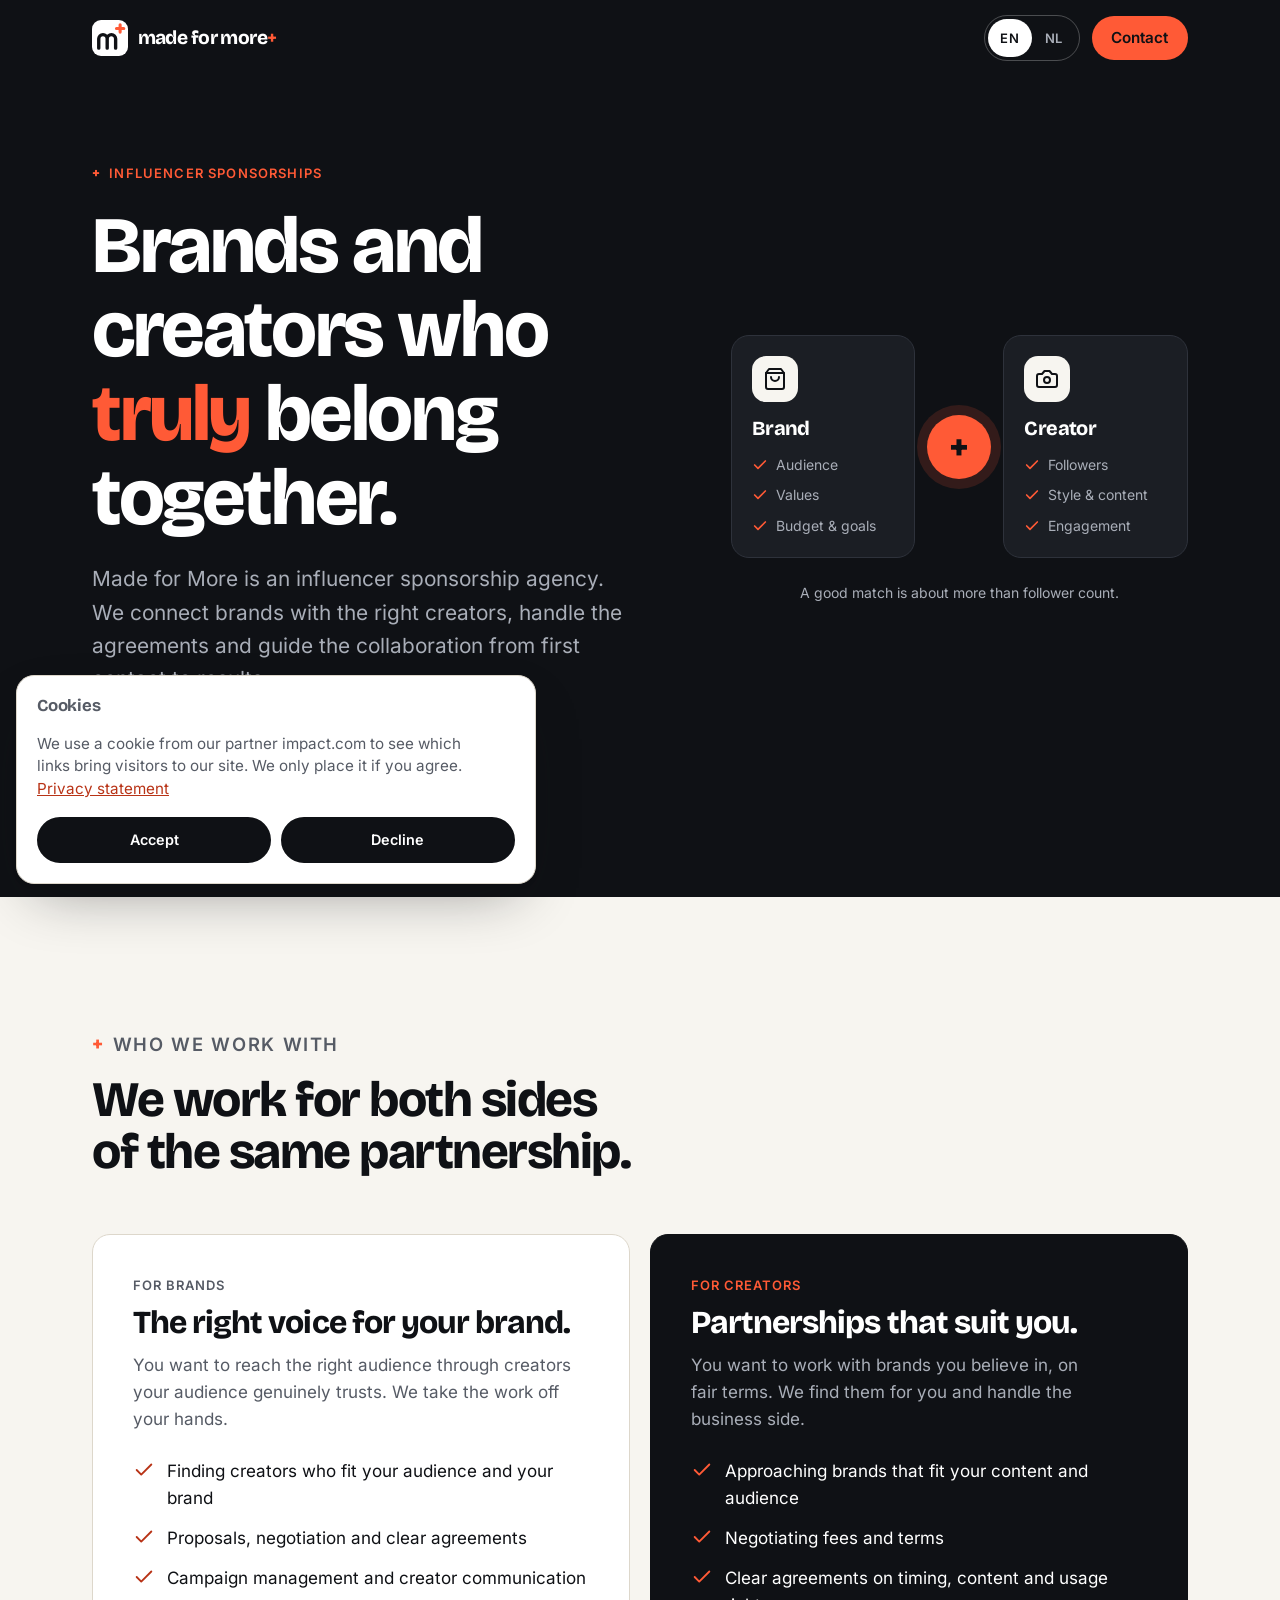
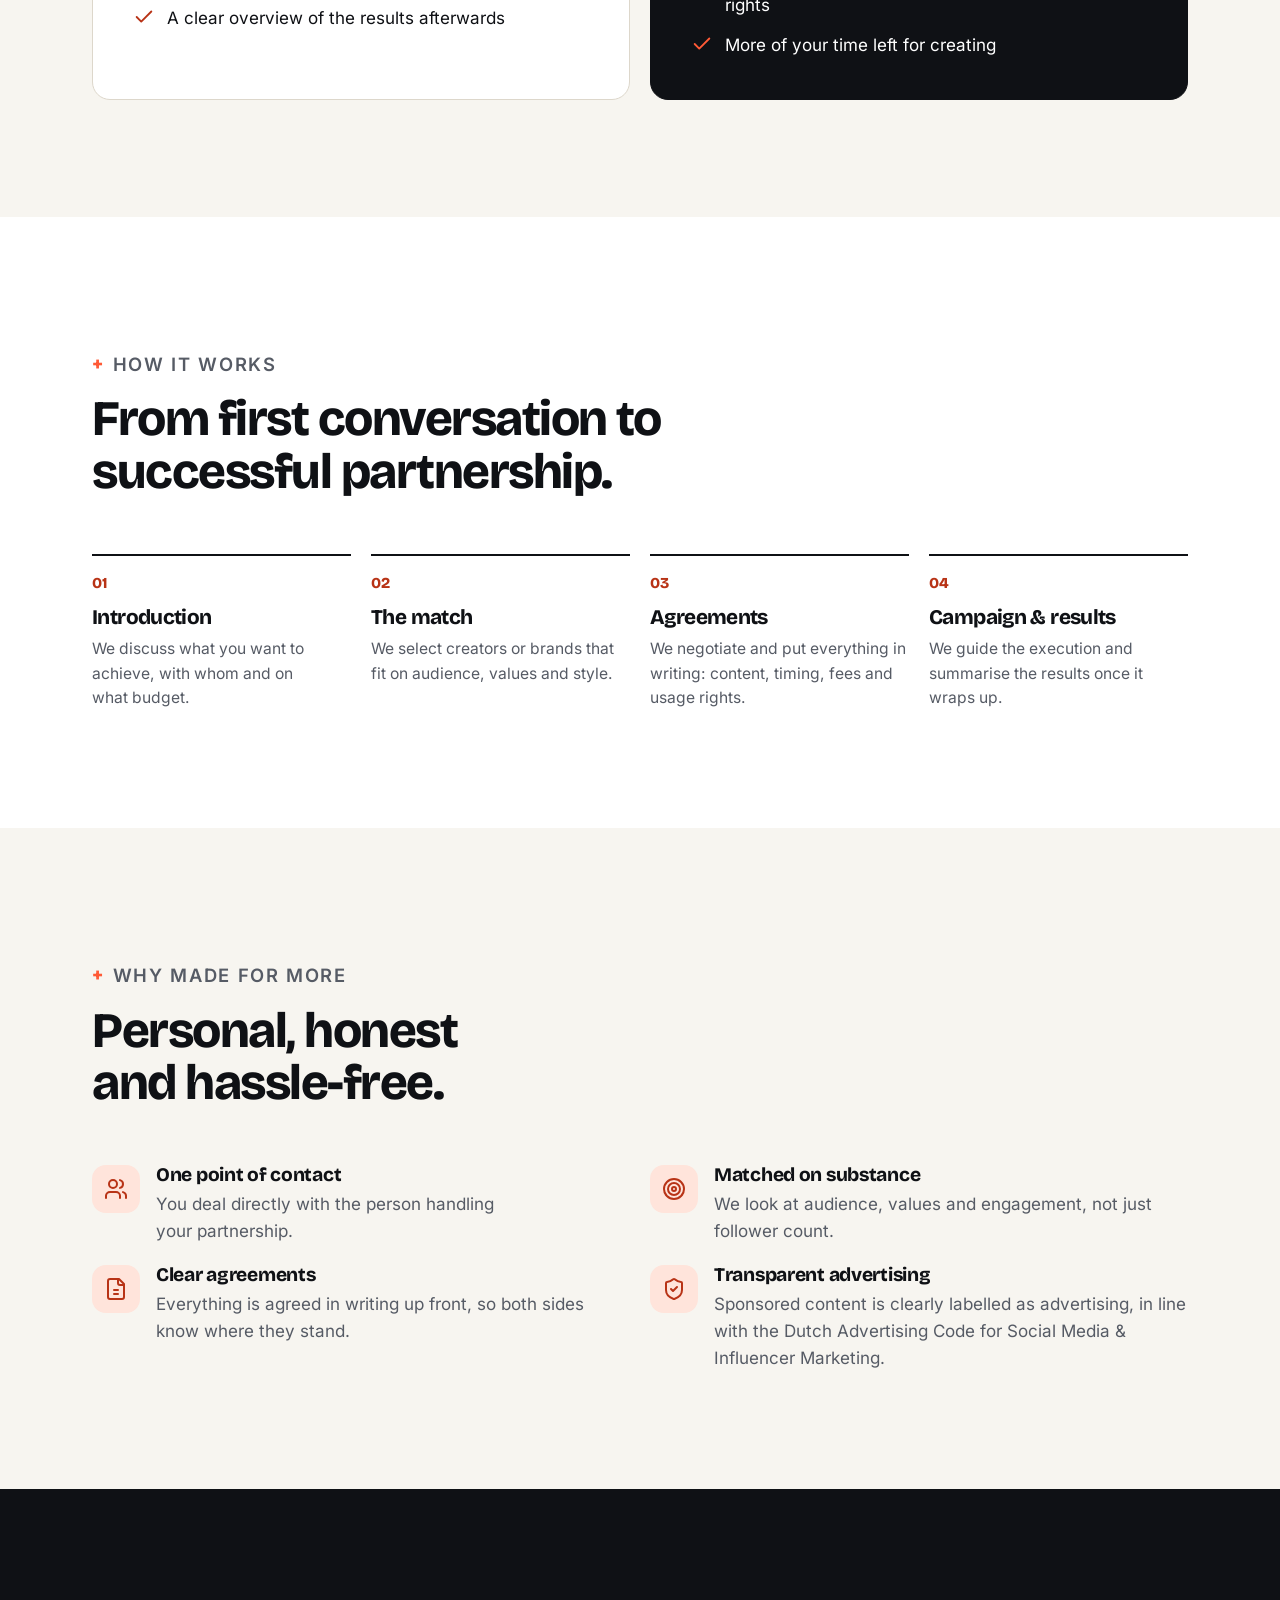
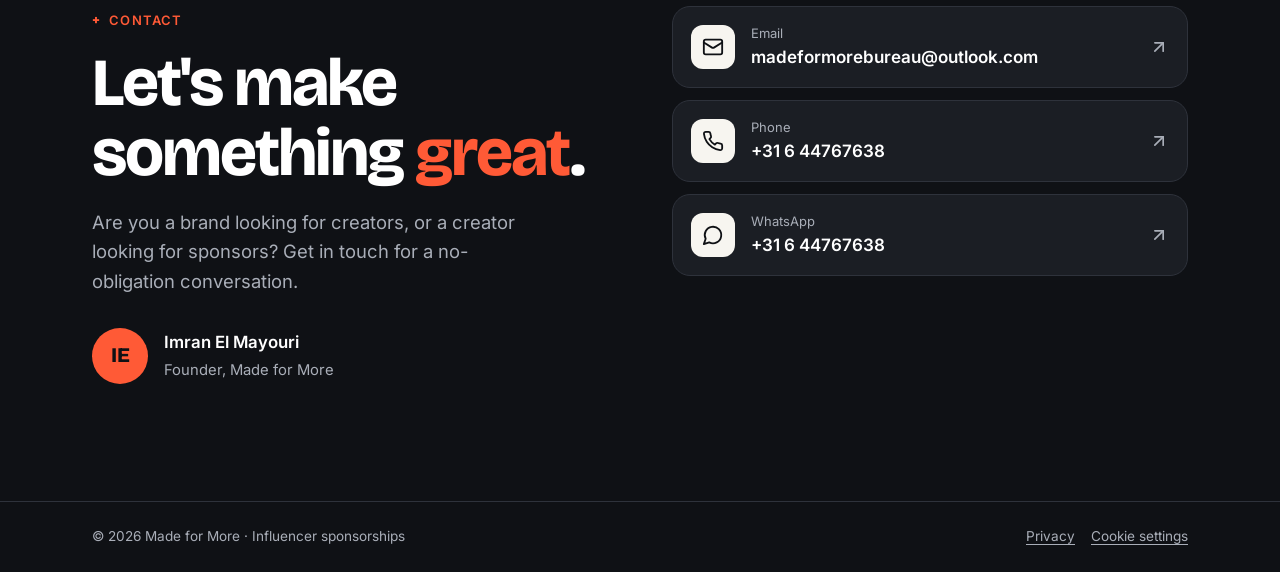
<file: made-for-more/site/index.html>
<!doctype html>
<html lang="en">
<head>
<meta charset="utf-8">
<meta name="viewport" content="width=device-width, initial-scale=1">
<title>Made for More | Influencer sponsorships for brands and creators</title>
<meta name="description" content="Made for More connects brands with creators who are a genuine fit. We find the right match, handle the agreements and guide the collaboration.">
<link rel="canonical" href="https://www.madeformore.com/">
<link rel="alternate" hreflang="en" href="https://www.madeformore.com/">
<link rel="alternate" hreflang="nl" href="https://www.madeformore.com/nl/">
<link rel="alternate" hreflang="x-default" href="https://www.madeformore.com/">
<meta name="theme-color" content="#0F1115">
<meta name='impact-site-verification' value='20eadfa2-4112-45ba-84ba-ee9b94e97a8c'>

<meta property="og:type" content="website">
<meta property="og:locale" content="en_US">
<meta property="og:locale:alternate" content="nl_NL">
<meta property="og:site_name" content="Made for More">
<meta property="og:title" content="Made for More | Influencer sponsorships">
<meta property="og:description" content="We connect brands with creators who are a genuine fit, and handle the rest.">
<meta property="og:url" content="https://www.madeformore.com/">
<meta property="og:image" content="https://www.madeformore.com/assets/img/og-image.png">
<meta property="og:image:width" content="1200">
<meta property="og:image:height" content="630">
<meta name="twitter:card" content="summary_large_image">

<link rel="icon" href="favicon.svg" type="image/svg+xml">
<link rel="icon" href="assets/img/favicon-32.png" sizes="32x32" type="image/png">
<link rel="apple-touch-icon" href="assets/img/apple-touch-icon.png">
<link rel="manifest" href="site.webmanifest">
<link rel="preload" href="assets/fonts/bricolage-grotesque-latin.woff2" as="font" type="font/woff2" crossorigin>
<link rel="preload" href="assets/fonts/inter-latin.woff2" as="font" type="font/woff2" crossorigin>
<link rel="stylesheet" href="assets/css/consent.css">

<script type="application/ld+json">
{
 "@context": "https://schema.org",
 "@graph": [
  {
   "@type": ["Organization", "ProfessionalService"],
   "@id": "https://www.madeformore.com/#organization",
   "name": "Made for More",
   "url": "https://www.madeformore.com/",
   "logo": "https://www.madeformore.com/assets/img/icon-512.png",
   "description": "Made for More is an influencer sponsorship agency. It connects brands with the right creators, handles the agreements and guides the collaboration from first contact to reporting.",
   "slogan": "Brands and creators who truly belong together.",
   "email": "madeformorebureau@outlook.com",
   "telephone": "+31644767638",
   "founder": {"@type": "Person", "name": "Imran El Mayouri", "jobTitle": "Founder"},
   "areaServed": {"@type": "Country", "name": "Netherlands"},
   "knowsAbout": ["Influencer marketing", "Sponsorships", "Creator partnerships", "Influencer marketing advertising disclosure"]
  },
  {
   "@type": "WebSite",
   "@id": "https://www.madeformore.com/#website",
   "url": "https://www.madeformore.com/",
   "name": "Made for More",
   "inLanguage": "en",
   "publisher": {"@id": "https://www.madeformore.com/#organization"}
  }
 ]
}
</script>

<style>
/* Layout: one page, dark opening with a "match" visual, then calm light sections and a large contact block. */
@font-face {
  font-family: "Bricolage Grotesque";
  font-style: normal;
  font-weight: 500 800;
  font-display: swap;
  src: url("assets/fonts/bricolage-grotesque-latin.woff2") format("woff2");
}
@font-face {
  font-family: "Inter";
  font-style: normal;
  font-weight: 400 600;
  font-display: swap;
  src: url("assets/fonts/inter-latin.woff2") format("woff2");
}
:root {
  --ink: #0f1115;
  --ink-2: #1b1e24;
  --line-dark: #2e323b;
  --paper: #f7f5f0;
  --paper-2: #efebe3;
  --white: #ffffff;
  --line: #ddd7cb;
  --muted: #565b65;
  --muted-dark: #a9aeb8;
  --accent: #ff5a36;
  --accent-ink: #b83316;
  --accent-soft: #ffe4db;

  --font-display: "Bricolage Grotesque", ui-sans-serif, system-ui, -apple-system, "Segoe UI", sans-serif;
  --font-body: "Inter", ui-sans-serif, system-ui, -apple-system, "Segoe UI", Roboto, sans-serif;

  --gutter: clamp(1rem, 0.5rem + 2.5vw, 2rem);
  --section: clamp(4rem, 2.5rem + 6vw, 7.5rem);
  --radius: 18px;
  --ease: cubic-bezier(0.22, 1, 0.36, 1);
  color-scheme: light;
}

*, *::before, *::after { box-sizing: border-box; }
html { scroll-behavior: smooth; -webkit-text-size-adjust: 100%; }
body {
  margin: 0;
  background: var(--paper);
  color: var(--ink);
  font: 400 1.0625rem/1.6 var(--font-body);
  -webkit-font-smoothing: antialiased;
}
h1, h2, h3 {
  font-family: var(--font-display);
  font-weight: 750;
  letter-spacing: -0.03em;
  line-height: 1.05;
  margin: 0;
  text-wrap: balance;
}
p { margin: 0; text-wrap: pretty; }
a { color: inherit; }
svg { display: block; }
:focus-visible { outline: 3px solid var(--accent); outline-offset: 3px; border-radius: 6px; }
::selection { background: var(--accent); color: var(--ink); }

.wrap { width: 100%; max-width: 1160px; margin-inline: auto; padding-inline: var(--gutter); }

.eyebrow {
  display: inline-flex;
  align-items: center;
  gap: 0.5rem;
  font-size: 0.8125rem;
  font-weight: 600;
  letter-spacing: 0.09em;
  text-transform: uppercase;
  color: var(--accent-ink);
}
.eyebrow::before { content: "+"; font: 800 1.15em/1 var(--font-display); color: var(--accent); }
.dark .eyebrow { color: var(--accent); }

.btn {
  display: inline-flex;
  align-items: center;
  gap: 0.5rem;
  min-height: 50px;
  padding: 0.8rem 1.5rem;
  border-radius: 999px;
  border: 2px solid transparent;
  font: 600 0.95rem/1.2 var(--font-body);
  text-decoration: none;
  cursor: pointer;
  transition: transform 200ms var(--ease), background-color 200ms var(--ease), color 200ms var(--ease), border-color 200ms var(--ease);
}
.btn:hover { transform: translateY(-2px); }
.btn svg { width: 18px; height: 18px; }
.btn--accent { background: var(--accent); color: var(--ink); }
.btn--accent:hover { background: #ff7350; }
.btn--line { border-color: rgb(255 255 255 / 0.35); color: var(--white); }
.btn--line:hover { background: var(--white); color: var(--ink); border-color: var(--white); }
.btn--ink { background: var(--ink); color: var(--white); }

/* Header */
.top {
  position: absolute;
  inset: 0 0 auto 0;
  z-index: 10;
  padding-top: env(safe-area-inset-top, 0px);
}
.top .wrap { display: flex; align-items: center; justify-content: space-between; height: 76px; }
.brand {
  display: inline-flex;
  align-items: center;
  gap: 0.6rem;
  color: var(--white);
  text-decoration: none;
  font: 750 1.2rem/1 var(--font-display);
  letter-spacing: -0.03em;
}
.brand svg { width: 36px; height: 36px; }
.brand b { color: var(--accent); font-weight: 750; }
.top .btn { min-height: 44px; padding: 0.55rem 1.1rem; }
.top__actions { display: flex; align-items: center; gap: 0.75rem; }
.lang {
  display: inline-flex;
  padding: 3px;
  border: 1px solid rgb(255 255 255 / 0.25);
  border-radius: 999px;
}
.lang a {
  display: grid;
  place-items: center;
  min-width: 44px;
  min-height: 38px;
  padding: 0 0.6rem;
  border-radius: 999px;
  color: var(--muted-dark);
  font: 600 0.8125rem/1 var(--font-body);
  letter-spacing: 0.06em;
  text-decoration: none;
  transition: color 200ms var(--ease), background-color 200ms var(--ease);
}
.lang a:hover { color: var(--white); }
.lang a[aria-current="true"] { background: var(--white); color: var(--ink); }
@media (max-width: 480px) { .top .btn { display: none; } }

/* Hero */
.hero {
  background: var(--ink);
  color: var(--white);
  padding: calc(76px + clamp(3rem, 2rem + 4vw, 6rem)) 0 var(--section);
  overflow: hidden;
}
.hero__grid { display: grid; gap: clamp(3rem, 2rem + 4vw, 5rem); align-items: center; }
@media (min-width: 980px) { .hero__grid { grid-template-columns: 1.1fr 0.9fr; } }
.hero h1 { font-size: clamp(2.6rem, 1.5rem + 4.6vw, 5rem); margin: 1.1rem 0 1.4rem; }
.hero h1 em { font-style: normal; color: var(--accent); }
.hero__lead { font-size: clamp(1.1rem, 1rem + 0.4vw, 1.3rem); color: var(--muted-dark); max-width: 34rem; }
.hero__cta { display: flex; flex-wrap: wrap; gap: 0.75rem; margin-top: 2.2rem; }

/* Match visual */
.match { position: relative; display: grid; grid-template-columns: 1fr auto 1fr; align-items: center; gap: 0.75rem; }
.match__card {
  background: var(--ink-2);
  border: 1px solid var(--line-dark);
  border-radius: var(--radius);
  padding: 1.25rem;
  min-width: 0;
  align-self: stretch;
}
.match__icon {
  width: 46px; height: 46px;
  display: grid; place-items: center;
  border-radius: 14px;
  background: var(--paper);
  color: var(--ink);
  margin-bottom: 1rem;
}
.match__icon svg { width: 24px; height: 24px; }
.match__card h2 { font-size: 1.25rem; margin-bottom: 0.9rem; }
.match__list { list-style: none; margin: 0; padding: 0; display: grid; gap: 0.5rem; font-size: 0.875rem; color: var(--muted-dark); }
.match__list li { display: flex; gap: 0.5rem; align-items: center; }
.match__list svg { width: 16px; height: 16px; color: var(--accent); flex: none; }
.match__plus {
  width: 64px; height: 64px;
  border-radius: 50%;
  background: var(--accent);
  color: var(--ink);
  display: grid; place-items: center;
  font: 800 2.4rem/1 var(--font-display);
  box-shadow: 0 0 0 10px rgb(255 90 54 / 0.15);
}
.match__line {
  position: absolute;
  left: 12%; right: 12%; top: 50%;
  height: 2px;
  background: repeating-linear-gradient(90deg, var(--line-dark) 0 8px, transparent 8px 14px);
  z-index: -1;
}
.match__caption { grid-column: 1 / -1; text-align: center; font-size: 0.875rem; color: var(--muted-dark); margin-top: 0.75rem; }
@media (max-width: 520px) {
  .match { gap: 0.4rem; }
  .match__card { padding: 0.9rem; }
  .match__icon { width: 38px; height: 38px; margin-bottom: 0.7rem; }
  .match__card h2 { font-size: 1.05rem; margin-bottom: 0.6rem; }
  .match__list { font-size: 0.8125rem; }
  .match__plus { width: 40px; height: 40px; font-size: 1.6rem; box-shadow: 0 0 0 6px rgb(255 90 54 / 0.15); }
}

/* Sections */
.section { padding-block: var(--section); }
.section--white { background: var(--white); }
.head { max-width: 640px; margin-bottom: clamp(2.5rem, 2rem + 2vw, 3.5rem); }
.head h2 { font-size: clamp(2rem, 1.4rem + 2.4vw, 3.1rem); margin-top: 0.9rem; }
.head p { margin-top: 1rem; font-size: 1.15rem; color: var(--muted); }

/* For brands / for creators */
.sides { display: grid; gap: 1.25rem; }
@media (min-width: 820px) { .sides { grid-template-columns: 1fr 1fr; } }
.side {
  background: var(--white);
  border: 1px solid var(--line);
  border-radius: var(--radius);
  padding: clamp(1.5rem, 1rem + 2vw, 2.5rem);
  min-width: 0;
}
.side--ink { background: var(--ink); border-color: var(--ink); color: var(--white); }
.side__label { font-size: 0.8125rem; font-weight: 600; letter-spacing: 0.08em; text-transform: uppercase; color: var(--accent-ink); }
.side--ink .side__label { color: var(--accent); }
.side h3 { font-size: clamp(1.5rem, 1.2rem + 1vw, 2rem); margin: 0.6rem 0 0.8rem; }
.side > p { color: var(--muted); }
.side--ink > p { color: var(--muted-dark); }
.checks { list-style: none; padding: 0; margin: 1.5rem 0 0; display: grid; gap: 0.8rem; }
.checks li { display: grid; grid-template-columns: 22px 1fr; gap: 0.75rem; }
.checks svg { width: 22px; height: 22px; color: var(--accent-ink); margin-top: 1px; }
.side--ink .checks svg { color: var(--accent); }

/* How it works */
.steps { list-style: none; margin: 0; padding: 0; display: grid; gap: 1.25rem; counter-reset: s; }
@media (min-width: 640px) { .steps { grid-template-columns: repeat(2, 1fr); } }
@media (min-width: 1000px) { .steps { grid-template-columns: repeat(4, 1fr); } }
.steps li { counter-increment: s; border-top: 2px solid var(--ink); padding-top: 1.25rem; }
.steps li::before {
  content: counter(s, decimal-leading-zero);
  display: block;
  font: 800 0.95rem/1 var(--font-display);
  color: var(--accent-ink);
  margin-bottom: 1rem;
}
.steps h3 { font-size: 1.3rem; margin-bottom: 0.5rem; }
.steps p { color: var(--muted); font-size: 0.975rem; }

/* Why */
.why { display: grid; gap: 1.25rem; }
@media (min-width: 760px) { .why { grid-template-columns: repeat(2, 1fr); } }
.why__item { display: grid; grid-template-columns: 48px 1fr; gap: 1rem; align-items: start; }
.why__icon { width: 48px; height: 48px; border-radius: 14px; background: var(--accent-soft); color: var(--accent-ink); display: grid; place-items: center; }
.why__icon svg { width: 24px; height: 24px; }
.why__item h3 { font-size: 1.2rem; margin-bottom: 0.35rem; letter-spacing: -0.015em; }
.why__item p { color: var(--muted); }

/* Contact */
.contact { background: var(--ink); color: var(--white); padding-block: var(--section); }
.contact__grid { display: grid; gap: clamp(2.5rem, 2rem + 3vw, 4rem); }
@media (min-width: 940px) { .contact__grid { grid-template-columns: 1fr 1fr; align-items: start; } }
.contact h2 { font-size: clamp(2.4rem, 1.5rem + 3.6vw, 4.2rem); margin-top: 0.9rem; }
.contact h2 span { color: var(--accent); }
.contact__intro { color: var(--muted-dark); font-size: 1.15rem; margin-top: 1.2rem; max-width: 30rem; }
.person { display: flex; align-items: center; gap: 1rem; margin-top: 2rem; }
.person__avatar {
  width: 56px; height: 56px; border-radius: 50%;
  background: var(--accent); color: var(--ink);
  display: grid; place-items: center;
  font: 800 1.3rem/1 var(--font-display);
  flex: none;
}
.person strong { display: block; font-size: 1.05rem; }
.person span { color: var(--muted-dark); font-size: 0.925rem; }
.channels { list-style: none; margin: 0; padding: 0; display: grid; gap: 0.75rem; }
.channel {
  display: grid;
  grid-template-columns: 44px 1fr auto;
  align-items: center;
  gap: 1rem;
  padding: 1rem 1.15rem;
  border: 1px solid var(--line-dark);
  border-radius: var(--radius);
  background: var(--ink-2);
  text-decoration: none;
  color: var(--white);
  transition: border-color 200ms var(--ease), transform 200ms var(--ease);
  min-width: 0;
}
a.channel:hover { border-color: var(--accent); transform: translateY(-2px); }
.channel__icon { width: 44px; height: 44px; border-radius: 12px; background: var(--paper); color: var(--ink); display: grid; place-items: center; }
.channel__icon svg { width: 22px; height: 22px; }
.channel small { display: block; color: var(--muted-dark); font-size: 0.8125rem; }
.channel strong { display: block; font-weight: 600; overflow-wrap: anywhere; }
.channel__arrow { width: 20px; height: 20px; color: var(--muted-dark); }

.foot { background: var(--ink); color: var(--muted-dark); border-top: 1px solid var(--line-dark); font-size: 0.85rem; padding-block: 1.5rem calc(1.5rem + env(safe-area-inset-bottom, 0px)); }
.foot .wrap { display: flex; flex-wrap: wrap; justify-content: space-between; gap: 0.75rem; }

@media (prefers-reduced-motion: reduce) {
  html { scroll-behavior: auto; }
  *, *::before, *::after { transition-duration: 0.01ms !important; }
}
</style>
</head>
<body>

<header class="top">
  <div class="wrap">
    <a class="brand" href="#top" aria-label="Made for More, back to top">
      <svg viewBox="0 0 64 64" aria-hidden="true"><rect width="64" height="64" rx="16" fill="#FFFFFF"/><path d="M12 50V33.5a7.5 7.5 0 0 1 15 0V50M27 33.5a7.5 7.5 0 0 1 15 0V50" fill="none" stroke="#0F1115" stroke-width="6" stroke-linecap="round" stroke-linejoin="round"/><path d="M50 8.5v13M43.5 15h13" stroke="#FF5A36" stroke-width="5.5" stroke-linecap="round"/></svg>
      <span>made for more<b>+</b></span>
    </a>
    <div class="top__actions">
      <nav class="lang" aria-label="Language">
        <a href="./" hreflang="en" lang="en" aria-current="true">EN</a>
        <a href="nl/" hreflang="nl" lang="nl">NL</a>
      </nav>
      <a class="btn btn--accent" href="#contact">Contact</a>
    </div>
  </div>
</header>

<main id="top">
  <section class="hero dark" aria-labelledby="hero-title">
    <div class="wrap hero__grid">
      <div>
        <p class="eyebrow">Influencer sponsorships</p>
        <h1 id="hero-title">Brands and creators who <em>truly</em> belong together.</h1>
        <p class="hero__lead">Made for More is an influencer sponsorship agency. We connect brands with the right creators, handle the agreements and guide the collaboration from first contact to results.</p>
        <div class="hero__cta">
          <a class="btn btn--accent" href="#contact">Get in touch
            <svg viewBox="0 0 24 24" fill="none" stroke="currentColor" stroke-width="2" stroke-linecap="round" stroke-linejoin="round" aria-hidden="true"><path d="M5 12h14"/><path d="m12 5 7 7-7 7"/></svg></a>
          <a class="btn btn--line" href="#how-it-works">How it works</a>
        </div>
      </div>

      <div class="match" aria-label="A brand and a creator matched on audience, values and style">
        <span class="match__line" aria-hidden="true"></span>
        <div class="match__card">
          <div class="match__icon" aria-hidden="true"><svg viewBox="0 0 24 24" fill="none" stroke="currentColor" stroke-width="2" stroke-linecap="round" stroke-linejoin="round"><path d="M6 2 3 6v14a2 2 0 0 0 2 2h14a2 2 0 0 0 2-2V6l-3-4Z"/><path d="M3 6h18"/><path d="M16 10a4 4 0 0 1-8 0"/></svg></div>
          <h2>Brand</h2>
          <ul class="match__list">
            <li><svg viewBox="0 0 24 24" fill="none" stroke="currentColor" stroke-width="2.5" stroke-linecap="round" stroke-linejoin="round" aria-hidden="true"><path d="M20 6 9 17l-5-5"/></svg>Audience</li>
            <li><svg viewBox="0 0 24 24" fill="none" stroke="currentColor" stroke-width="2.5" stroke-linecap="round" stroke-linejoin="round" aria-hidden="true"><path d="M20 6 9 17l-5-5"/></svg>Values</li>
            <li><svg viewBox="0 0 24 24" fill="none" stroke="currentColor" stroke-width="2.5" stroke-linecap="round" stroke-linejoin="round" aria-hidden="true"><path d="M20 6 9 17l-5-5"/></svg>Budget &amp; goals</li>
          </ul>
        </div>
        <div class="match__plus" aria-hidden="true">+</div>
        <div class="match__card">
          <div class="match__icon" aria-hidden="true"><svg viewBox="0 0 24 24" fill="none" stroke="currentColor" stroke-width="2" stroke-linecap="round" stroke-linejoin="round"><path d="M14.5 4h-5L7 7H4a2 2 0 0 0-2 2v9a2 2 0 0 0 2 2h16a2 2 0 0 0 2-2V9a2 2 0 0 0-2-2h-3l-2.5-3z"/><circle cx="12" cy="13" r="3"/></svg></div>
          <h2>Creator</h2>
          <ul class="match__list">
            <li><svg viewBox="0 0 24 24" fill="none" stroke="currentColor" stroke-width="2.5" stroke-linecap="round" stroke-linejoin="round" aria-hidden="true"><path d="M20 6 9 17l-5-5"/></svg>Followers</li>
            <li><svg viewBox="0 0 24 24" fill="none" stroke="currentColor" stroke-width="2.5" stroke-linecap="round" stroke-linejoin="round" aria-hidden="true"><path d="M20 6 9 17l-5-5"/></svg>Style &amp; content</li>
            <li><svg viewBox="0 0 24 24" fill="none" stroke="currentColor" stroke-width="2.5" stroke-linecap="round" stroke-linejoin="round" aria-hidden="true"><path d="M20 6 9 17l-5-5"/></svg>Engagement</li>
          </ul>
        </div>
        <p class="match__caption">A good match is about more than follower count.</p>
      </div>
    </div>
  </section>

  <section class="section" aria-labelledby="who-title">
    <div class="wrap">
      <div class="head">
        <p class="eyebrow">Who we work with</p>
        <h2 id="who-title">We work for both sides of the same partnership.</h2>
      </div>
      <div class="sides">
        <article class="side">
          <p class="side__label">For brands</p>
          <h3>The right voice for your brand.</h3>
          <p>You want to reach the right audience through creators your audience genuinely trusts. We take the work off your hands.</p>
          <ul class="checks">
            <li><svg viewBox="0 0 24 24" fill="none" stroke="currentColor" stroke-width="2" stroke-linecap="round" stroke-linejoin="round" aria-hidden="true"><path d="M20 6 9 17l-5-5"/></svg><span>Finding creators who fit your audience and your brand</span></li>
            <li><svg viewBox="0 0 24 24" fill="none" stroke="currentColor" stroke-width="2" stroke-linecap="round" stroke-linejoin="round" aria-hidden="true"><path d="M20 6 9 17l-5-5"/></svg><span>Proposals, negotiation and clear agreements</span></li>
            <li><svg viewBox="0 0 24 24" fill="none" stroke="currentColor" stroke-width="2" stroke-linecap="round" stroke-linejoin="round" aria-hidden="true"><path d="M20 6 9 17l-5-5"/></svg><span>Campaign management and creator communication</span></li>
            <li><svg viewBox="0 0 24 24" fill="none" stroke="currentColor" stroke-width="2" stroke-linecap="round" stroke-linejoin="round" aria-hidden="true"><path d="M20 6 9 17l-5-5"/></svg><span>A clear overview of the results afterwards</span></li>
          </ul>
        </article>
        <article class="side side--ink">
          <p class="side__label">For creators</p>
          <h3>Partnerships that suit you.</h3>
          <p>You want to work with brands you believe in, on fair terms. We find them for you and handle the business side.</p>
          <ul class="checks">
            <li><svg viewBox="0 0 24 24" fill="none" stroke="currentColor" stroke-width="2" stroke-linecap="round" stroke-linejoin="round" aria-hidden="true"><path d="M20 6 9 17l-5-5"/></svg><span>Approaching brands that fit your content and audience</span></li>
            <li><svg viewBox="0 0 24 24" fill="none" stroke="currentColor" stroke-width="2" stroke-linecap="round" stroke-linejoin="round" aria-hidden="true"><path d="M20 6 9 17l-5-5"/></svg><span>Negotiating fees and terms</span></li>
            <li><svg viewBox="0 0 24 24" fill="none" stroke="currentColor" stroke-width="2" stroke-linecap="round" stroke-linejoin="round" aria-hidden="true"><path d="M20 6 9 17l-5-5"/></svg><span>Clear agreements on timing, content and usage rights</span></li>
            <li><svg viewBox="0 0 24 24" fill="none" stroke="currentColor" stroke-width="2" stroke-linecap="round" stroke-linejoin="round" aria-hidden="true"><path d="M20 6 9 17l-5-5"/></svg><span>More of your time left for creating</span></li>
          </ul>
        </article>
      </div>
    </div>
  </section>

  <section class="section section--white" id="how-it-works" aria-labelledby="how-it-works-title">
    <div class="wrap">
      <div class="head">
        <p class="eyebrow">How it works</p>
        <h2 id="how-it-works-title">From first conversation to successful partnership.</h2>
      </div>
      <ol class="steps">
        <li><h3>Introduction</h3><p>We discuss what you want to achieve, with whom and on what budget.</p></li>
        <li><h3>The match</h3><p>We select creators or brands that fit on audience, values and style.</p></li>
        <li><h3>Agreements</h3><p>We negotiate and put everything in writing: content, timing, fees and usage rights.</p></li>
        <li><h3>Campaign &amp; results</h3><p>We guide the execution and summarise the results once it wraps up.</p></li>
      </ol>
    </div>
  </section>

  <section class="section" aria-labelledby="why-title">
    <div class="wrap">
      <div class="head">
        <p class="eyebrow">Why Made for More</p>
        <h2 id="why-title">Personal, honest and hassle-free.</h2>
      </div>
      <div class="why">
        <div class="why__item">
          <div class="why__icon" aria-hidden="true"><svg viewBox="0 0 24 24" fill="none" stroke="currentColor" stroke-width="2" stroke-linecap="round" stroke-linejoin="round"><path d="M16 21v-2a4 4 0 0 0-4-4H6a4 4 0 0 0-4 4v2"/><circle cx="9" cy="7" r="4"/><path d="M22 21v-2a4 4 0 0 0-3-3.87"/><path d="M16 3.13a4 4 0 0 1 0 7.75"/></svg></div>
          <div><h3>One point of contact</h3><p>You deal directly with the person handling your partnership.</p></div>
        </div>
        <div class="why__item">
          <div class="why__icon" aria-hidden="true"><svg viewBox="0 0 24 24" fill="none" stroke="currentColor" stroke-width="2" stroke-linecap="round" stroke-linejoin="round"><circle cx="12" cy="12" r="10"/><circle cx="12" cy="12" r="6"/><circle cx="12" cy="12" r="2"/></svg></div>
          <div><h3>Matched on substance</h3><p>We look at audience, values and engagement, not just follower count.</p></div>
        </div>
        <div class="why__item">
          <div class="why__icon" aria-hidden="true"><svg viewBox="0 0 24 24" fill="none" stroke="currentColor" stroke-width="2" stroke-linecap="round" stroke-linejoin="round"><path d="M15 2H6a2 2 0 0 0-2 2v16a2 2 0 0 0 2 2h12a2 2 0 0 0 2-2V7Z"/><path d="M14 2v4a2 2 0 0 0 2 2h4"/><path d="M10 13h4"/><path d="M10 17h4"/></svg></div>
          <div><h3>Clear agreements</h3><p>Everything is agreed in writing up front, so both sides know where they stand.</p></div>
        </div>
        <div class="why__item">
          <div class="why__icon" aria-hidden="true"><svg viewBox="0 0 24 24" fill="none" stroke="currentColor" stroke-width="2" stroke-linecap="round" stroke-linejoin="round"><path d="M20 13c0 5-3.5 7.5-7.66 8.95a1 1 0 0 1-.67-.01C7.5 20.5 4 18 4 13V6a1 1 0 0 1 1-1c2 0 4.5-1.2 6.24-2.72a1.17 1.17 0 0 1 1.52 0C14.51 3.81 17 5 19 5a1 1 0 0 1 1 1z"/><path d="m9 12 2 2 4-4"/></svg></div>
          <div><h3>Transparent advertising</h3><p>Sponsored content is clearly labelled as advertising, in line with the Dutch Advertising Code for Social Media &amp; Influencer Marketing.</p></div>
        </div>
      </div>
    </div>
  </section>

  <section class="contact dark" id="contact" aria-labelledby="contact-title">
    <div class="wrap contact__grid">
      <div>
        <p class="eyebrow">Contact</p>
        <h2 id="contact-title">Let's make something <span>great</span>.</h2>
        <p class="contact__intro">Are you a brand looking for creators, or a creator looking for sponsors? Get in touch for a no-obligation conversation.</p>
        <div class="person">
          <div class="person__avatar" aria-hidden="true">IE</div>
          <div><strong>Imran El Mayouri</strong><span>Founder, Made for More</span></div>
        </div>
      </div>
      <ul class="channels">
        <li><a class="channel" href="mailto:madeformorebureau@outlook.com">
          <span class="channel__icon" aria-hidden="true"><svg viewBox="0 0 24 24" fill="none" stroke="currentColor" stroke-width="2" stroke-linecap="round" stroke-linejoin="round"><rect width="20" height="16" x="2" y="4" rx="2"/><path d="m22 7-8.97 5.7a1.94 1.94 0 0 1-2.06 0L2 7"/></svg></span>
          <span><small>Email</small><strong>madeformorebureau@outlook.com</strong></span>
          <svg class="channel__arrow" viewBox="0 0 24 24" fill="none" stroke="currentColor" stroke-width="2" stroke-linecap="round" stroke-linejoin="round" aria-hidden="true"><path d="M7 17 17 7"/><path d="M7 7h10v10"/></svg></a></li>
        <li><a class="channel" href="tel:+31644767638">
          <span class="channel__icon" aria-hidden="true"><svg viewBox="0 0 24 24" fill="none" stroke="currentColor" stroke-width="2" stroke-linecap="round" stroke-linejoin="round"><path d="M22 16.92v3a2 2 0 0 1-2.18 2 19.79 19.79 0 0 1-8.63-3.07 19.5 19.5 0 0 1-6-6 19.79 19.79 0 0 1-3.07-8.67A2 2 0 0 1 4.11 2h3a2 2 0 0 1 2 1.72 12.84 12.84 0 0 0 .7 2.81 2 2 0 0 1-.45 2.11L8.09 9.91a16 16 0 0 0 6 6l1.27-1.27a2 2 0 0 1 2.11-.45 12.84 12.84 0 0 0 2.81.7A2 2 0 0 1 22 16.92z"/></svg></span>
          <span><small>Phone</small><strong>+31 6 44767638</strong></span>
          <svg class="channel__arrow" viewBox="0 0 24 24" fill="none" stroke="currentColor" stroke-width="2" stroke-linecap="round" stroke-linejoin="round" aria-hidden="true"><path d="M7 17 17 7"/><path d="M7 7h10v10"/></svg></a></li>
        <li><a class="channel" href="https://wa.me/31644767638" target="_blank" rel="noopener">
          <span class="channel__icon" aria-hidden="true"><svg viewBox="0 0 24 24" fill="none" stroke="currentColor" stroke-width="2" stroke-linecap="round" stroke-linejoin="round"><path d="M7.9 20A9 9 0 1 0 4 16.1L2 22Z"/></svg></span>
          <span><small>WhatsApp</small><strong>+31 6 44767638</strong></span>
          <svg class="channel__arrow" viewBox="0 0 24 24" fill="none" stroke="currentColor" stroke-width="2" stroke-linecap="round" stroke-linejoin="round" aria-hidden="true"><path d="M7 17 17 7"/><path d="M7 7h10v10"/></svg></a></li>
      </ul>
    </div>
  </section>
</main>

<footer class="foot">
  <div class="wrap">
    <p>© 2026 Made for More · Influencer sponsorships</p>
    <p class="foot__links"><a href="privacy/">Privacy</a><button type="button" data-cookie-settings>Cookie settings</button></p>
  </div>
</footer>


<div class="cookie" id="cookie-banner" role="region" aria-label="Cookie consent" hidden>
  <p class="cookie__title">Cookies</p>
  <p>We use a cookie from our partner impact.com to see which links bring visitors to our site. We only place it if you agree. <a href="privacy/">Privacy statement</a></p>
  <div class="cookie__actions">
    <button class="cookie__btn" type="button" id="cookie-accept">Accept</button>
    <button class="cookie__btn" type="button" id="cookie-decline">Decline</button>
  </div>
</div>
<script src="assets/js/consent.js" defer></script>
</body>
</html>
</file>
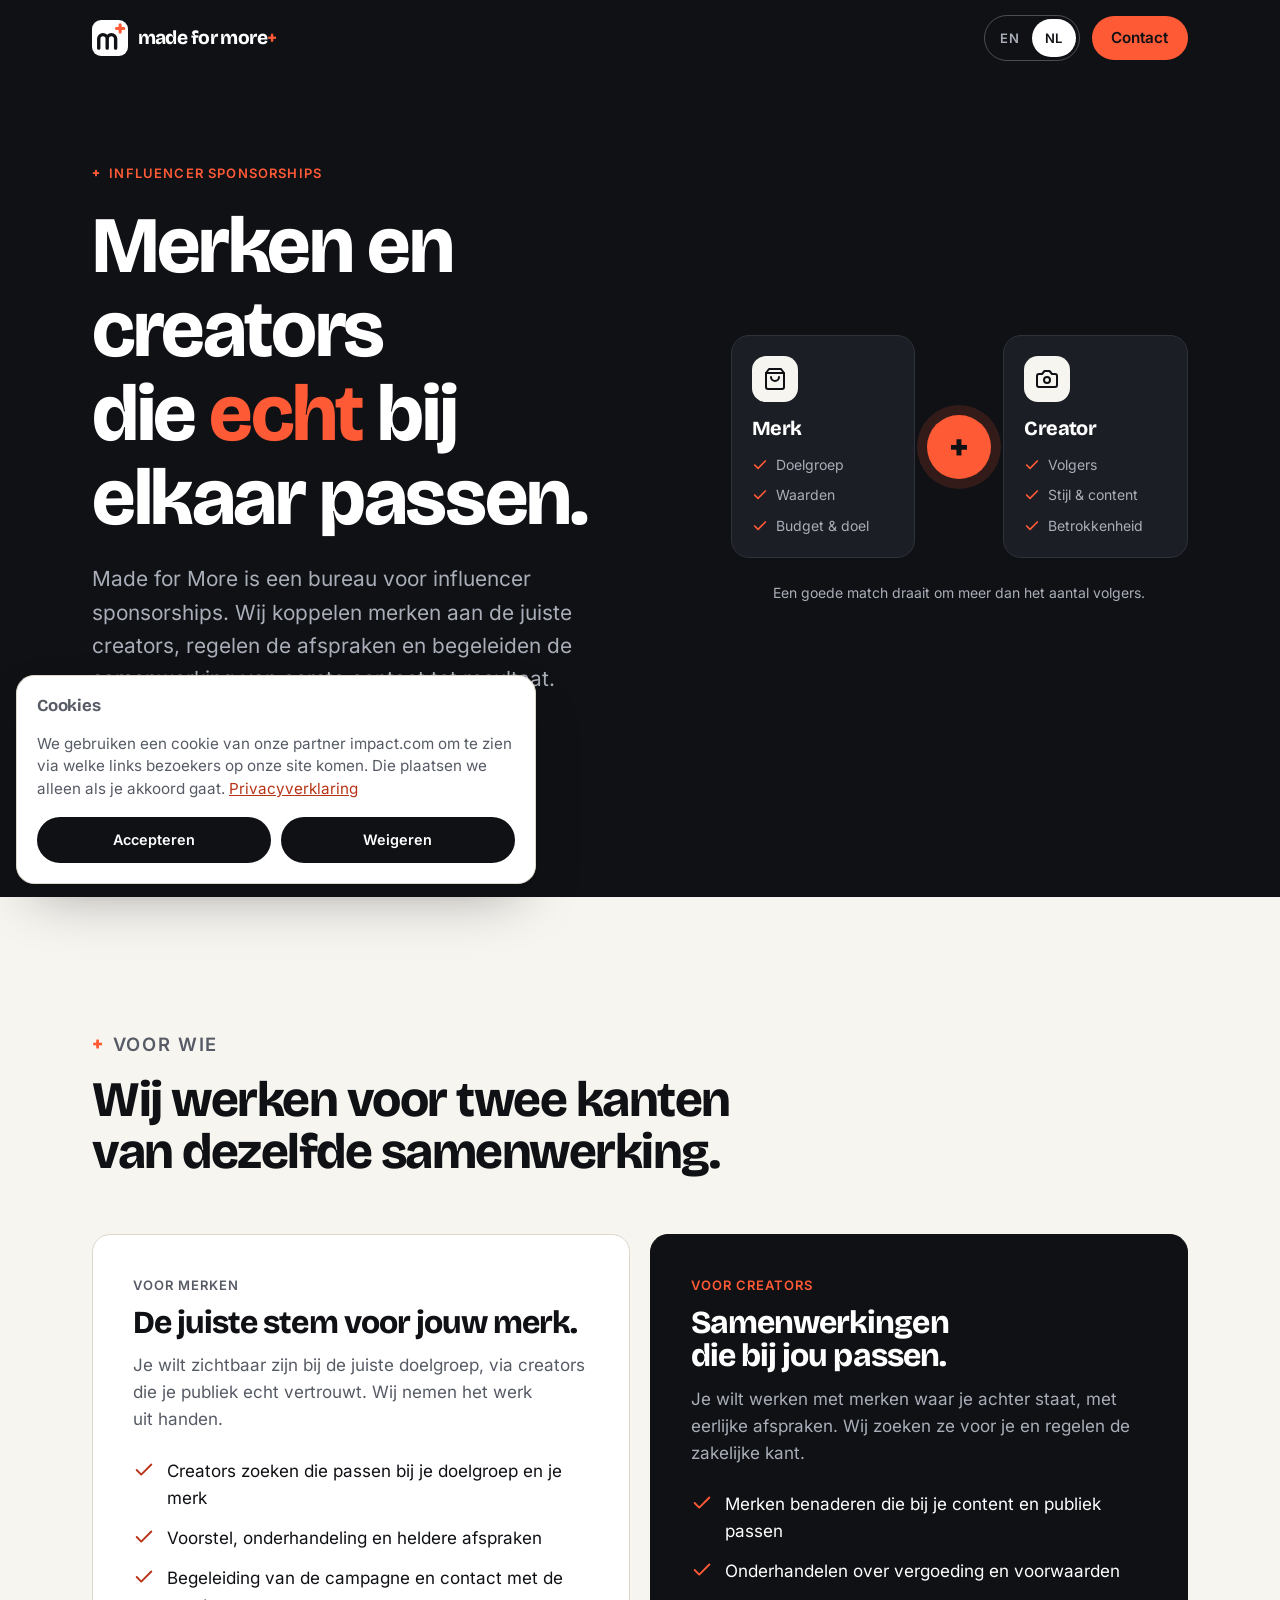
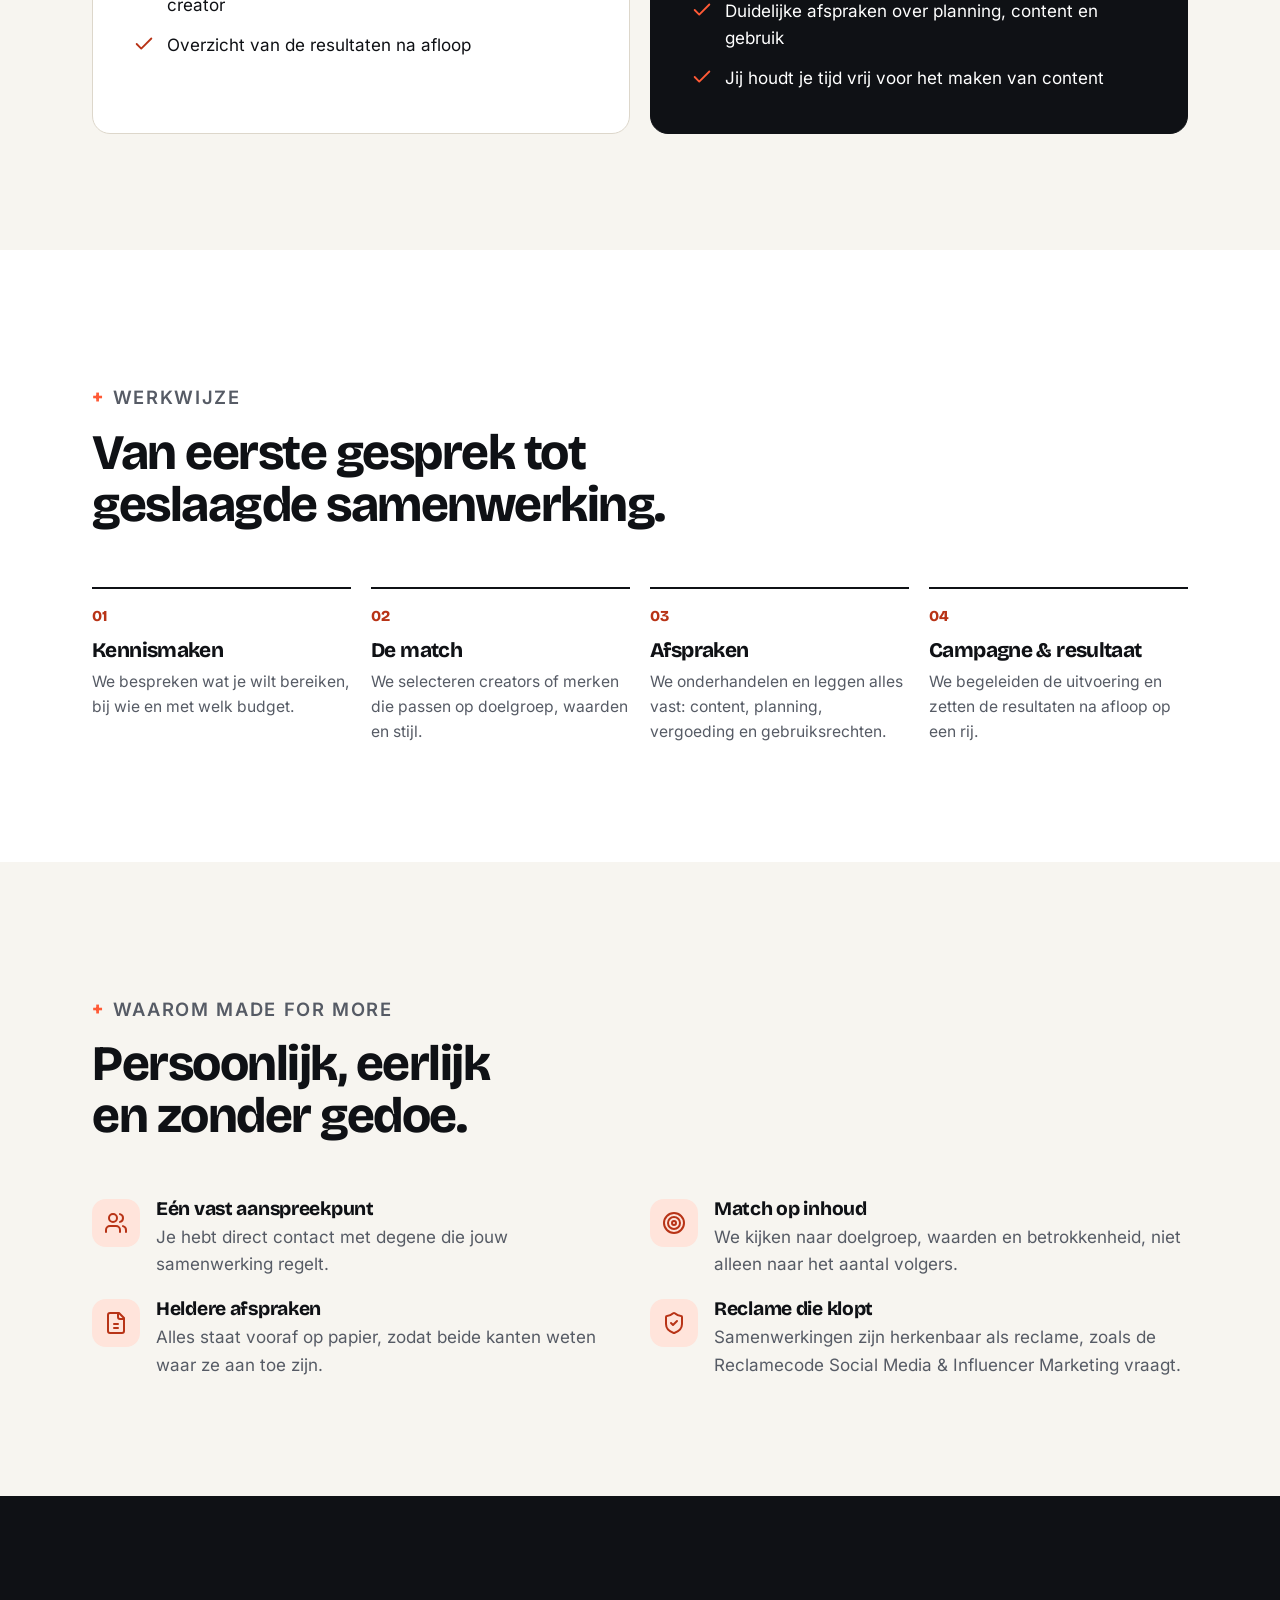
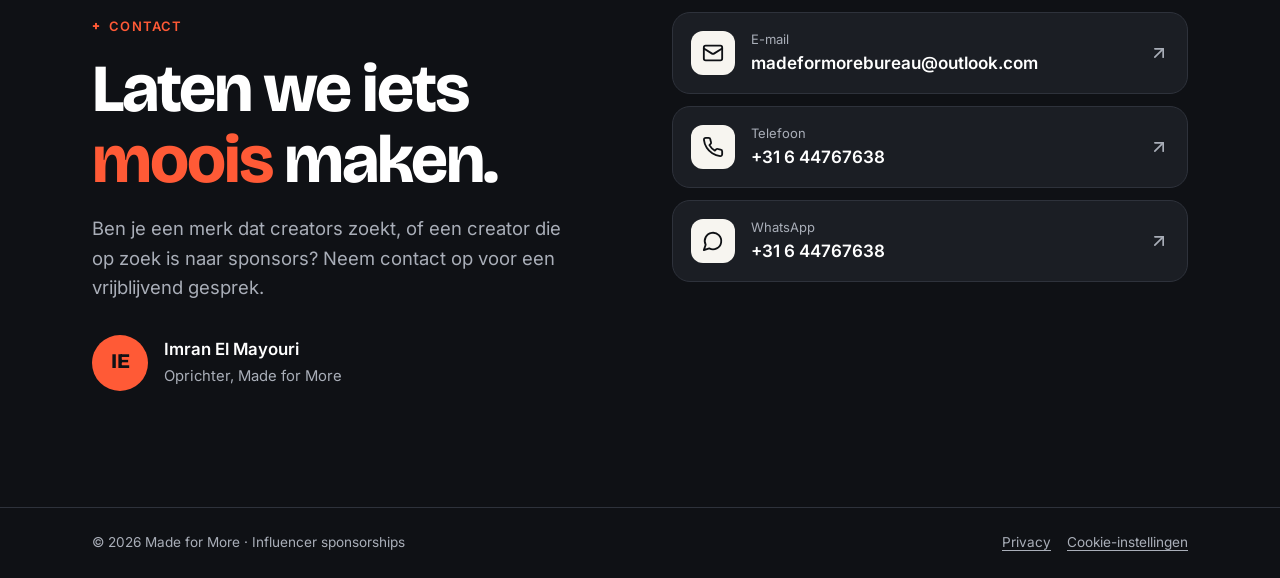
<file: made-for-more/site/nl/index.html>
<!doctype html>
<html lang="nl">
<head>
<meta charset="utf-8">
<meta name="viewport" content="width=device-width, initial-scale=1">
<title>Made for More | Influencer sponsorships voor merken en creators</title>
<meta name="description" content="Made for More koppelt merken aan creators die echt bij ze passen. Wij zoeken de juiste match, regelen de afspraken en begeleiden de samenwerking.">
<link rel="canonical" href="https://www.madeformore.com/nl/">
<link rel="alternate" hreflang="en" href="https://www.madeformore.com/">
<link rel="alternate" hreflang="nl" href="https://www.madeformore.com/nl/">
<link rel="alternate" hreflang="x-default" href="https://www.madeformore.com/">
<meta name="theme-color" content="#0F1115">
<meta name='impact-site-verification' value='20eadfa2-4112-45ba-84ba-ee9b94e97a8c'>

<meta property="og:type" content="website">
<meta property="og:locale" content="nl_NL">
<meta property="og:locale:alternate" content="en_US">
<meta property="og:site_name" content="Made for More">
<meta property="og:title" content="Made for More | Influencer sponsorships">
<meta property="og:description" content="Wij koppelen merken aan creators die echt bij ze passen, en regelen de rest.">
<meta property="og:url" content="https://www.madeformore.com/nl/">
<meta property="og:image" content="https://www.madeformore.com/assets/img/og-image.png">
<meta property="og:image:width" content="1200">
<meta property="og:image:height" content="630">
<meta name="twitter:card" content="summary_large_image">

<link rel="icon" href="../favicon.svg" type="image/svg+xml">
<link rel="icon" href="../assets/img/favicon-32.png" sizes="32x32" type="image/png">
<link rel="apple-touch-icon" href="../assets/img/apple-touch-icon.png">
<link rel="manifest" href="../site.webmanifest">
<link rel="preload" href="../assets/fonts/bricolage-grotesque-latin.woff2" as="font" type="font/woff2" crossorigin>
<link rel="preload" href="../assets/fonts/inter-latin.woff2" as="font" type="font/woff2" crossorigin>
<link rel="stylesheet" href="../assets/css/consent.css">

<script type="application/ld+json">
{
 "@context": "https://schema.org",
 "@graph": [
  {
   "@type": ["Organization", "ProfessionalService"],
   "@id": "https://www.madeformore.com/#organization",
   "name": "Made for More",
   "url": "https://www.madeformore.com/",
   "logo": "https://www.madeformore.com/assets/img/icon-512.png",
   "description": "Made for More is een bureau voor influencer sponsorships. Het koppelt merken aan passende creators, regelt de afspraken en begeleidt de samenwerking van eerste contact tot rapportage.",
   "slogan": "Merken en creators die echt bij elkaar passen.",
   "email": "madeformorebureau@outlook.com",
   "telephone": "+31644767638",
   "founder": {"@type": "Person", "name": "Imran El Mayouri", "jobTitle": "Founder"},
   "areaServed": {"@type": "Country", "name": "Netherlands"},
   "knowsAbout": ["Influencer marketing", "Sponsorships", "Creator partnerships", "Influencer marketing advertising disclosure"]
  },
  {
   "@type": "WebSite",
   "@id": "https://www.madeformore.com/nl/#website",
   "url": "https://www.madeformore.com/nl/",
   "name": "Made for More",
   "inLanguage": "nl",
   "publisher": {"@id": "https://www.madeformore.com/#organization"}
  }
 ]
}
</script>

<style>
/* Layout: one page, dark opening with a "match" visual, then calm light sections and a large contact block. */
@font-face {
  font-family: "Bricolage Grotesque";
  font-style: normal;
  font-weight: 500 800;
  font-display: swap;
  src: url("../assets/fonts/bricolage-grotesque-latin.woff2") format("woff2");
}
@font-face {
  font-family: "Inter";
  font-style: normal;
  font-weight: 400 600;
  font-display: swap;
  src: url("../assets/fonts/inter-latin.woff2") format("woff2");
}
:root {
  --ink: #0f1115;
  --ink-2: #1b1e24;
  --line-dark: #2e323b;
  --paper: #f7f5f0;
  --paper-2: #efebe3;
  --white: #ffffff;
  --line: #ddd7cb;
  --muted: #565b65;
  --muted-dark: #a9aeb8;
  --accent: #ff5a36;
  --accent-ink: #b83316;
  --accent-soft: #ffe4db;

  --font-display: "Bricolage Grotesque", ui-sans-serif, system-ui, -apple-system, "Segoe UI", sans-serif;
  --font-body: "Inter", ui-sans-serif, system-ui, -apple-system, "Segoe UI", Roboto, sans-serif;

  --gutter: clamp(1rem, 0.5rem + 2.5vw, 2rem);
  --section: clamp(4rem, 2.5rem + 6vw, 7.5rem);
  --radius: 18px;
  --ease: cubic-bezier(0.22, 1, 0.36, 1);
  color-scheme: light;
}

*, *::before, *::after { box-sizing: border-box; }
html { scroll-behavior: smooth; -webkit-text-size-adjust: 100%; }
body {
  margin: 0;
  background: var(--paper);
  color: var(--ink);
  font: 400 1.0625rem/1.6 var(--font-body);
  -webkit-font-smoothing: antialiased;
}
h1, h2, h3 {
  font-family: var(--font-display);
  font-weight: 750;
  letter-spacing: -0.03em;
  line-height: 1.05;
  margin: 0;
  text-wrap: balance;
}
p { margin: 0; text-wrap: pretty; }
a { color: inherit; }
svg { display: block; }
:focus-visible { outline: 3px solid var(--accent); outline-offset: 3px; border-radius: 6px; }
::selection { background: var(--accent); color: var(--ink); }

.wrap { width: 100%; max-width: 1160px; margin-inline: auto; padding-inline: var(--gutter); }

.eyebrow {
  display: inline-flex;
  align-items: center;
  gap: 0.5rem;
  font-size: 0.8125rem;
  font-weight: 600;
  letter-spacing: 0.09em;
  text-transform: uppercase;
  color: var(--accent-ink);
}
.eyebrow::before { content: "+"; font: 800 1.15em/1 var(--font-display); color: var(--accent); }
.dark .eyebrow { color: var(--accent); }

.btn {
  display: inline-flex;
  align-items: center;
  gap: 0.5rem;
  min-height: 50px;
  padding: 0.8rem 1.5rem;
  border-radius: 999px;
  border: 2px solid transparent;
  font: 600 0.95rem/1.2 var(--font-body);
  text-decoration: none;
  cursor: pointer;
  transition: transform 200ms var(--ease), background-color 200ms var(--ease), color 200ms var(--ease), border-color 200ms var(--ease);
}
.btn:hover { transform: translateY(-2px); }
.btn svg { width: 18px; height: 18px; }
.btn--accent { background: var(--accent); color: var(--ink); }
.btn--accent:hover { background: #ff7350; }
.btn--line { border-color: rgb(255 255 255 / 0.35); color: var(--white); }
.btn--line:hover { background: var(--white); color: var(--ink); border-color: var(--white); }
.btn--ink { background: var(--ink); color: var(--white); }

/* Header */
.top {
  position: absolute;
  inset: 0 0 auto 0;
  z-index: 10;
  padding-top: env(safe-area-inset-top, 0px);
}
.top .wrap { display: flex; align-items: center; justify-content: space-between; height: 76px; }
.brand {
  display: inline-flex;
  align-items: center;
  gap: 0.6rem;
  color: var(--white);
  text-decoration: none;
  font: 750 1.2rem/1 var(--font-display);
  letter-spacing: -0.03em;
}
.brand svg { width: 36px; height: 36px; }
.brand b { color: var(--accent); font-weight: 750; }
.top .btn { min-height: 44px; padding: 0.55rem 1.1rem; }
.top__actions { display: flex; align-items: center; gap: 0.75rem; }
.lang {
  display: inline-flex;
  padding: 3px;
  border: 1px solid rgb(255 255 255 / 0.25);
  border-radius: 999px;
}
.lang a {
  display: grid;
  place-items: center;
  min-width: 44px;
  min-height: 38px;
  padding: 0 0.6rem;
  border-radius: 999px;
  color: var(--muted-dark);
  font: 600 0.8125rem/1 var(--font-body);
  letter-spacing: 0.06em;
  text-decoration: none;
  transition: color 200ms var(--ease), background-color 200ms var(--ease);
}
.lang a:hover { color: var(--white); }
.lang a[aria-current="true"] { background: var(--white); color: var(--ink); }
@media (max-width: 480px) { .top .btn { display: none; } }

/* Hero */
.hero {
  background: var(--ink);
  color: var(--white);
  padding: calc(76px + clamp(3rem, 2rem + 4vw, 6rem)) 0 var(--section);
  overflow: hidden;
}
.hero__grid { display: grid; gap: clamp(3rem, 2rem + 4vw, 5rem); align-items: center; }
@media (min-width: 980px) { .hero__grid { grid-template-columns: 1.1fr 0.9fr; } }
.hero h1 { font-size: clamp(2.6rem, 1.5rem + 4.6vw, 5rem); margin: 1.1rem 0 1.4rem; }
.hero h1 em { font-style: normal; color: var(--accent); }
.hero__lead { font-size: clamp(1.1rem, 1rem + 0.4vw, 1.3rem); color: var(--muted-dark); max-width: 34rem; }
.hero__cta { display: flex; flex-wrap: wrap; gap: 0.75rem; margin-top: 2.2rem; }

/* Match visual */
.match { position: relative; display: grid; grid-template-columns: 1fr auto 1fr; align-items: center; gap: 0.75rem; }
.match__card {
  background: var(--ink-2);
  border: 1px solid var(--line-dark);
  border-radius: var(--radius);
  padding: 1.25rem;
  min-width: 0;
  align-self: stretch;
}
.match__icon {
  width: 46px; height: 46px;
  display: grid; place-items: center;
  border-radius: 14px;
  background: var(--paper);
  color: var(--ink);
  margin-bottom: 1rem;
}
.match__icon svg { width: 24px; height: 24px; }
.match__card h2 { font-size: 1.25rem; margin-bottom: 0.9rem; }
.match__list { list-style: none; margin: 0; padding: 0; display: grid; gap: 0.5rem; font-size: 0.875rem; color: var(--muted-dark); }
.match__list li { display: flex; gap: 0.5rem; align-items: center; }
.match__list svg { width: 16px; height: 16px; color: var(--accent); flex: none; }
.match__plus {
  width: 64px; height: 64px;
  border-radius: 50%;
  background: var(--accent);
  color: var(--ink);
  display: grid; place-items: center;
  font: 800 2.4rem/1 var(--font-display);
  box-shadow: 0 0 0 10px rgb(255 90 54 / 0.15);
}
.match__line {
  position: absolute;
  left: 12%; right: 12%; top: 50%;
  height: 2px;
  background: repeating-linear-gradient(90deg, var(--line-dark) 0 8px, transparent 8px 14px);
  z-index: -1;
}
.match__caption { grid-column: 1 / -1; text-align: center; font-size: 0.875rem; color: var(--muted-dark); margin-top: 0.75rem; }
@media (max-width: 520px) {
  .match { gap: 0.4rem; }
  .match__card { padding: 0.9rem; }
  .match__icon { width: 38px; height: 38px; margin-bottom: 0.7rem; }
  .match__card h2 { font-size: 1.05rem; margin-bottom: 0.6rem; }
  .match__list { font-size: 0.8125rem; }
  .match__plus { width: 40px; height: 40px; font-size: 1.6rem; box-shadow: 0 0 0 6px rgb(255 90 54 / 0.15); }
}

/* Sections */
.section { padding-block: var(--section); }
.section--white { background: var(--white); }
.head { max-width: 640px; margin-bottom: clamp(2.5rem, 2rem + 2vw, 3.5rem); }
.head h2 { font-size: clamp(2rem, 1.4rem + 2.4vw, 3.1rem); margin-top: 0.9rem; }
.head p { margin-top: 1rem; font-size: 1.15rem; color: var(--muted); }

/* For brands / for creators */
.sides { display: grid; gap: 1.25rem; }
@media (min-width: 820px) { .sides { grid-template-columns: 1fr 1fr; } }
.side {
  background: var(--white);
  border: 1px solid var(--line);
  border-radius: var(--radius);
  padding: clamp(1.5rem, 1rem + 2vw, 2.5rem);
  min-width: 0;
}
.side--ink { background: var(--ink); border-color: var(--ink); color: var(--white); }
.side__label { font-size: 0.8125rem; font-weight: 600; letter-spacing: 0.08em; text-transform: uppercase; color: var(--accent-ink); }
.side--ink .side__label { color: var(--accent); }
.side h3 { font-size: clamp(1.5rem, 1.2rem + 1vw, 2rem); margin: 0.6rem 0 0.8rem; }
.side > p { color: var(--muted); }
.side--ink > p { color: var(--muted-dark); }
.checks { list-style: none; padding: 0; margin: 1.5rem 0 0; display: grid; gap: 0.8rem; }
.checks li { display: grid; grid-template-columns: 22px 1fr; gap: 0.75rem; }
.checks svg { width: 22px; height: 22px; color: var(--accent-ink); margin-top: 1px; }
.side--ink .checks svg { color: var(--accent); }

/* How it works */
.steps { list-style: none; margin: 0; padding: 0; display: grid; gap: 1.25rem; counter-reset: s; }
@media (min-width: 640px) { .steps { grid-template-columns: repeat(2, 1fr); } }
@media (min-width: 1000px) { .steps { grid-template-columns: repeat(4, 1fr); } }
.steps li { counter-increment: s; border-top: 2px solid var(--ink); padding-top: 1.25rem; }
.steps li::before {
  content: counter(s, decimal-leading-zero);
  display: block;
  font: 800 0.95rem/1 var(--font-display);
  color: var(--accent-ink);
  margin-bottom: 1rem;
}
.steps h3 { font-size: 1.3rem; margin-bottom: 0.5rem; }
.steps p { color: var(--muted); font-size: 0.975rem; }

/* Why */
.why { display: grid; gap: 1.25rem; }
@media (min-width: 760px) { .why { grid-template-columns: repeat(2, 1fr); } }
.why__item { display: grid; grid-template-columns: 48px 1fr; gap: 1rem; align-items: start; }
.why__icon { width: 48px; height: 48px; border-radius: 14px; background: var(--accent-soft); color: var(--accent-ink); display: grid; place-items: center; }
.why__icon svg { width: 24px; height: 24px; }
.why__item h3 { font-size: 1.2rem; margin-bottom: 0.35rem; letter-spacing: -0.015em; }
.why__item p { color: var(--muted); }

/* Contact */
.contact { background: var(--ink); color: var(--white); padding-block: var(--section); }
.contact__grid { display: grid; gap: clamp(2.5rem, 2rem + 3vw, 4rem); }
@media (min-width: 940px) { .contact__grid { grid-template-columns: 1fr 1fr; align-items: start; } }
.contact h2 { font-size: clamp(2.4rem, 1.5rem + 3.6vw, 4.2rem); margin-top: 0.9rem; }
.contact h2 span { color: var(--accent); }
.contact__intro { color: var(--muted-dark); font-size: 1.15rem; margin-top: 1.2rem; max-width: 30rem; }
.person { display: flex; align-items: center; gap: 1rem; margin-top: 2rem; }
.person__avatar {
  width: 56px; height: 56px; border-radius: 50%;
  background: var(--accent); color: var(--ink);
  display: grid; place-items: center;
  font: 800 1.3rem/1 var(--font-display);
  flex: none;
}
.person strong { display: block; font-size: 1.05rem; }
.person span { color: var(--muted-dark); font-size: 0.925rem; }
.channels { list-style: none; margin: 0; padding: 0; display: grid; gap: 0.75rem; }
.channel {
  display: grid;
  grid-template-columns: 44px 1fr auto;
  align-items: center;
  gap: 1rem;
  padding: 1rem 1.15rem;
  border: 1px solid var(--line-dark);
  border-radius: var(--radius);
  background: var(--ink-2);
  text-decoration: none;
  color: var(--white);
  transition: border-color 200ms var(--ease), transform 200ms var(--ease);
  min-width: 0;
}
a.channel:hover { border-color: var(--accent); transform: translateY(-2px); }
.channel__icon { width: 44px; height: 44px; border-radius: 12px; background: var(--paper); color: var(--ink); display: grid; place-items: center; }
.channel__icon svg { width: 22px; height: 22px; }
.channel small { display: block; color: var(--muted-dark); font-size: 0.8125rem; }
.channel strong { display: block; font-weight: 600; overflow-wrap: anywhere; }
.channel__arrow { width: 20px; height: 20px; color: var(--muted-dark); }

.foot { background: var(--ink); color: var(--muted-dark); border-top: 1px solid var(--line-dark); font-size: 0.85rem; padding-block: 1.5rem calc(1.5rem + env(safe-area-inset-bottom, 0px)); }
.foot .wrap { display: flex; flex-wrap: wrap; justify-content: space-between; gap: 0.75rem; }

@media (prefers-reduced-motion: reduce) {
  html { scroll-behavior: auto; }
  *, *::before, *::after { transition-duration: 0.01ms !important; }
}
</style>
</head>
<body>

<header class="top">
  <div class="wrap">
    <a class="brand" href="#top" aria-label="Made for More, naar boven">
      <svg viewBox="0 0 64 64" aria-hidden="true"><rect width="64" height="64" rx="16" fill="#FFFFFF"/><path d="M12 50V33.5a7.5 7.5 0 0 1 15 0V50M27 33.5a7.5 7.5 0 0 1 15 0V50" fill="none" stroke="#0F1115" stroke-width="6" stroke-linecap="round" stroke-linejoin="round"/><path d="M50 8.5v13M43.5 15h13" stroke="#FF5A36" stroke-width="5.5" stroke-linecap="round"/></svg>
      <span>made for more<b>+</b></span>
    </a>
    <div class="top__actions">
      <nav class="lang" aria-label="Taal">
        <a href="../" hreflang="en" lang="en">EN</a>
        <a href="./" hreflang="nl" lang="nl" aria-current="true">NL</a>
      </nav>
      <a class="btn btn--accent" href="#contact">Contact</a>
    </div>
  </div>
</header>

<main id="top">
  <section class="hero dark" aria-labelledby="hero-title">
    <div class="wrap hero__grid">
      <div>
        <p class="eyebrow">Influencer sponsorships</p>
        <h1 id="hero-title">Merken en creators die <em>echt</em> bij elkaar passen.</h1>
        <p class="hero__lead">Made for More is een bureau voor influencer sponsorships. Wij koppelen merken aan de juiste creators, regelen de afspraken en begeleiden de samenwerking van eerste contact tot resultaat.</p>
        <div class="hero__cta">
          <a class="btn btn--accent" href="#contact">Neem contact op
            <svg viewBox="0 0 24 24" fill="none" stroke="currentColor" stroke-width="2" stroke-linecap="round" stroke-linejoin="round" aria-hidden="true"><path d="M5 12h14"/><path d="m12 5 7 7-7 7"/></svg></a>
          <a class="btn btn--line" href="#werkwijze">Zo werkt het</a>
        </div>
      </div>

      <div class="match" aria-label="Een merk en een creator worden gematcht op doelgroep, waarden en stijl">
        <span class="match__line" aria-hidden="true"></span>
        <div class="match__card">
          <div class="match__icon" aria-hidden="true"><svg viewBox="0 0 24 24" fill="none" stroke="currentColor" stroke-width="2" stroke-linecap="round" stroke-linejoin="round"><path d="M6 2 3 6v14a2 2 0 0 0 2 2h14a2 2 0 0 0 2-2V6l-3-4Z"/><path d="M3 6h18"/><path d="M16 10a4 4 0 0 1-8 0"/></svg></div>
          <h2>Merk</h2>
          <ul class="match__list">
            <li><svg viewBox="0 0 24 24" fill="none" stroke="currentColor" stroke-width="2.5" stroke-linecap="round" stroke-linejoin="round" aria-hidden="true"><path d="M20 6 9 17l-5-5"/></svg>Doelgroep</li>
            <li><svg viewBox="0 0 24 24" fill="none" stroke="currentColor" stroke-width="2.5" stroke-linecap="round" stroke-linejoin="round" aria-hidden="true"><path d="M20 6 9 17l-5-5"/></svg>Waarden</li>
            <li><svg viewBox="0 0 24 24" fill="none" stroke="currentColor" stroke-width="2.5" stroke-linecap="round" stroke-linejoin="round" aria-hidden="true"><path d="M20 6 9 17l-5-5"/></svg>Budget &amp; doel</li>
          </ul>
        </div>
        <div class="match__plus" aria-hidden="true">+</div>
        <div class="match__card">
          <div class="match__icon" aria-hidden="true"><svg viewBox="0 0 24 24" fill="none" stroke="currentColor" stroke-width="2" stroke-linecap="round" stroke-linejoin="round"><path d="M14.5 4h-5L7 7H4a2 2 0 0 0-2 2v9a2 2 0 0 0 2 2h16a2 2 0 0 0 2-2V9a2 2 0 0 0-2-2h-3l-2.5-3z"/><circle cx="12" cy="13" r="3"/></svg></div>
          <h2>Creator</h2>
          <ul class="match__list">
            <li><svg viewBox="0 0 24 24" fill="none" stroke="currentColor" stroke-width="2.5" stroke-linecap="round" stroke-linejoin="round" aria-hidden="true"><path d="M20 6 9 17l-5-5"/></svg>Volgers</li>
            <li><svg viewBox="0 0 24 24" fill="none" stroke="currentColor" stroke-width="2.5" stroke-linecap="round" stroke-linejoin="round" aria-hidden="true"><path d="M20 6 9 17l-5-5"/></svg>Stijl &amp; content</li>
            <li><svg viewBox="0 0 24 24" fill="none" stroke="currentColor" stroke-width="2.5" stroke-linecap="round" stroke-linejoin="round" aria-hidden="true"><path d="M20 6 9 17l-5-5"/></svg>Betrokkenheid</li>
          </ul>
        </div>
        <p class="match__caption">Een goede match draait om meer dan het aantal volgers.</p>
      </div>
    </div>
  </section>

  <section class="section" aria-labelledby="who-title">
    <div class="wrap">
      <div class="head">
        <p class="eyebrow">Voor wie</p>
        <h2 id="who-title">Wij werken voor twee kanten van dezelfde samenwerking.</h2>
      </div>
      <div class="sides">
        <article class="side">
          <p class="side__label">Voor merken</p>
          <h3>De juiste stem voor jouw merk.</h3>
          <p>Je wilt zichtbaar zijn bij de juiste doelgroep, via creators die je publiek echt vertrouwt. Wij nemen het werk uit handen.</p>
          <ul class="checks">
            <li><svg viewBox="0 0 24 24" fill="none" stroke="currentColor" stroke-width="2" stroke-linecap="round" stroke-linejoin="round" aria-hidden="true"><path d="M20 6 9 17l-5-5"/></svg><span>Creators zoeken die passen bij je doelgroep en je merk</span></li>
            <li><svg viewBox="0 0 24 24" fill="none" stroke="currentColor" stroke-width="2" stroke-linecap="round" stroke-linejoin="round" aria-hidden="true"><path d="M20 6 9 17l-5-5"/></svg><span>Voorstel, onderhandeling en heldere afspraken</span></li>
            <li><svg viewBox="0 0 24 24" fill="none" stroke="currentColor" stroke-width="2" stroke-linecap="round" stroke-linejoin="round" aria-hidden="true"><path d="M20 6 9 17l-5-5"/></svg><span>Begeleiding van de campagne en contact met de creator</span></li>
            <li><svg viewBox="0 0 24 24" fill="none" stroke="currentColor" stroke-width="2" stroke-linecap="round" stroke-linejoin="round" aria-hidden="true"><path d="M20 6 9 17l-5-5"/></svg><span>Overzicht van de resultaten na afloop</span></li>
          </ul>
        </article>
        <article class="side side--ink">
          <p class="side__label">Voor creators</p>
          <h3>Samenwerkingen die bij jou passen.</h3>
          <p>Je wilt werken met merken waar je achter staat, met eerlijke afspraken. Wij zoeken ze voor je en regelen de zakelijke kant.</p>
          <ul class="checks">
            <li><svg viewBox="0 0 24 24" fill="none" stroke="currentColor" stroke-width="2" stroke-linecap="round" stroke-linejoin="round" aria-hidden="true"><path d="M20 6 9 17l-5-5"/></svg><span>Merken benaderen die bij je content en publiek passen</span></li>
            <li><svg viewBox="0 0 24 24" fill="none" stroke="currentColor" stroke-width="2" stroke-linecap="round" stroke-linejoin="round" aria-hidden="true"><path d="M20 6 9 17l-5-5"/></svg><span>Onderhandelen over vergoeding en voorwaarden</span></li>
            <li><svg viewBox="0 0 24 24" fill="none" stroke="currentColor" stroke-width="2" stroke-linecap="round" stroke-linejoin="round" aria-hidden="true"><path d="M20 6 9 17l-5-5"/></svg><span>Duidelijke afspraken over planning, content en gebruik</span></li>
            <li><svg viewBox="0 0 24 24" fill="none" stroke="currentColor" stroke-width="2" stroke-linecap="round" stroke-linejoin="round" aria-hidden="true"><path d="M20 6 9 17l-5-5"/></svg><span>Jij houdt je tijd vrij voor het maken van content</span></li>
          </ul>
        </article>
      </div>
    </div>
  </section>

  <section class="section section--white" id="werkwijze" aria-labelledby="how-it-works-title">
    <div class="wrap">
      <div class="head">
        <p class="eyebrow">Werkwijze</p>
        <h2 id="how-it-works-title">Van eerste gesprek tot geslaagde samenwerking.</h2>
      </div>
      <ol class="steps">
        <li><h3>Kennismaken</h3><p>We bespreken wat je wilt bereiken, bij wie en met welk budget.</p></li>
        <li><h3>De match</h3><p>We selecteren creators of merken die passen op doelgroep, waarden en stijl.</p></li>
        <li><h3>Afspraken</h3><p>We onderhandelen en leggen alles vast: content, planning, vergoeding en gebruiksrechten.</p></li>
        <li><h3>Campagne &amp; resultaat</h3><p>We begeleiden de uitvoering en zetten de resultaten na afloop op een rij.</p></li>
      </ol>
    </div>
  </section>

  <section class="section" aria-labelledby="why-title">
    <div class="wrap">
      <div class="head">
        <p class="eyebrow">Waarom Made for More</p>
        <h2 id="why-title">Persoonlijk, eerlijk en zonder gedoe.</h2>
      </div>
      <div class="why">
        <div class="why__item">
          <div class="why__icon" aria-hidden="true"><svg viewBox="0 0 24 24" fill="none" stroke="currentColor" stroke-width="2" stroke-linecap="round" stroke-linejoin="round"><path d="M16 21v-2a4 4 0 0 0-4-4H6a4 4 0 0 0-4 4v2"/><circle cx="9" cy="7" r="4"/><path d="M22 21v-2a4 4 0 0 0-3-3.87"/><path d="M16 3.13a4 4 0 0 1 0 7.75"/></svg></div>
          <div><h3>Eén vast aanspreekpunt</h3><p>Je hebt direct contact met degene die jouw samenwerking regelt.</p></div>
        </div>
        <div class="why__item">
          <div class="why__icon" aria-hidden="true"><svg viewBox="0 0 24 24" fill="none" stroke="currentColor" stroke-width="2" stroke-linecap="round" stroke-linejoin="round"><circle cx="12" cy="12" r="10"/><circle cx="12" cy="12" r="6"/><circle cx="12" cy="12" r="2"/></svg></div>
          <div><h3>Match op inhoud</h3><p>We kijken naar doelgroep, waarden en betrokkenheid, niet alleen naar het aantal volgers.</p></div>
        </div>
        <div class="why__item">
          <div class="why__icon" aria-hidden="true"><svg viewBox="0 0 24 24" fill="none" stroke="currentColor" stroke-width="2" stroke-linecap="round" stroke-linejoin="round"><path d="M15 2H6a2 2 0 0 0-2 2v16a2 2 0 0 0 2 2h12a2 2 0 0 0 2-2V7Z"/><path d="M14 2v4a2 2 0 0 0 2 2h4"/><path d="M10 13h4"/><path d="M10 17h4"/></svg></div>
          <div><h3>Heldere afspraken</h3><p>Alles staat vooraf op papier, zodat beide kanten weten waar ze aan toe zijn.</p></div>
        </div>
        <div class="why__item">
          <div class="why__icon" aria-hidden="true"><svg viewBox="0 0 24 24" fill="none" stroke="currentColor" stroke-width="2" stroke-linecap="round" stroke-linejoin="round"><path d="M20 13c0 5-3.5 7.5-7.66 8.95a1 1 0 0 1-.67-.01C7.5 20.5 4 18 4 13V6a1 1 0 0 1 1-1c2 0 4.5-1.2 6.24-2.72a1.17 1.17 0 0 1 1.52 0C14.51 3.81 17 5 19 5a1 1 0 0 1 1 1z"/><path d="m9 12 2 2 4-4"/></svg></div>
          <div><h3>Reclame die klopt</h3><p>Samenwerkingen zijn herkenbaar als reclame, zoals de Reclamecode Social Media &amp; Influencer Marketing vraagt.</p></div>
        </div>
      </div>
    </div>
  </section>

  <section class="contact dark" id="contact" aria-labelledby="contact-title">
    <div class="wrap contact__grid">
      <div>
        <p class="eyebrow">Contact</p>
        <h2 id="contact-title">Laten we iets <span>moois</span> maken.</h2>
        <p class="contact__intro">Ben je een merk dat creators zoekt, of een creator die op zoek is naar sponsors? Neem contact op voor een vrijblijvend gesprek.</p>
        <div class="person">
          <div class="person__avatar" aria-hidden="true">IE</div>
          <div><strong>Imran El Mayouri</strong><span>Oprichter, Made for More</span></div>
        </div>
      </div>
      <ul class="channels">
        <li><a class="channel" href="mailto:madeformorebureau@outlook.com">
          <span class="channel__icon" aria-hidden="true"><svg viewBox="0 0 24 24" fill="none" stroke="currentColor" stroke-width="2" stroke-linecap="round" stroke-linejoin="round"><rect width="20" height="16" x="2" y="4" rx="2"/><path d="m22 7-8.97 5.7a1.94 1.94 0 0 1-2.06 0L2 7"/></svg></span>
          <span><small>E-mail</small><strong>madeformorebureau@outlook.com</strong></span>
          <svg class="channel__arrow" viewBox="0 0 24 24" fill="none" stroke="currentColor" stroke-width="2" stroke-linecap="round" stroke-linejoin="round" aria-hidden="true"><path d="M7 17 17 7"/><path d="M7 7h10v10"/></svg></a></li>
        <li><a class="channel" href="tel:+31644767638">
          <span class="channel__icon" aria-hidden="true"><svg viewBox="0 0 24 24" fill="none" stroke="currentColor" stroke-width="2" stroke-linecap="round" stroke-linejoin="round"><path d="M22 16.92v3a2 2 0 0 1-2.18 2 19.79 19.79 0 0 1-8.63-3.07 19.5 19.5 0 0 1-6-6 19.79 19.79 0 0 1-3.07-8.67A2 2 0 0 1 4.11 2h3a2 2 0 0 1 2 1.72 12.84 12.84 0 0 0 .7 2.81 2 2 0 0 1-.45 2.11L8.09 9.91a16 16 0 0 0 6 6l1.27-1.27a2 2 0 0 1 2.11-.45 12.84 12.84 0 0 0 2.81.7A2 2 0 0 1 22 16.92z"/></svg></span>
          <span><small>Telefoon</small><strong>+31 6 44767638</strong></span>
          <svg class="channel__arrow" viewBox="0 0 24 24" fill="none" stroke="currentColor" stroke-width="2" stroke-linecap="round" stroke-linejoin="round" aria-hidden="true"><path d="M7 17 17 7"/><path d="M7 7h10v10"/></svg></a></li>
        <li><a class="channel" href="https://wa.me/31644767638" target="_blank" rel="noopener">
          <span class="channel__icon" aria-hidden="true"><svg viewBox="0 0 24 24" fill="none" stroke="currentColor" stroke-width="2" stroke-linecap="round" stroke-linejoin="round"><path d="M7.9 20A9 9 0 1 0 4 16.1L2 22Z"/></svg></span>
          <span><small>WhatsApp</small><strong>+31 6 44767638</strong></span>
          <svg class="channel__arrow" viewBox="0 0 24 24" fill="none" stroke="currentColor" stroke-width="2" stroke-linecap="round" stroke-linejoin="round" aria-hidden="true"><path d="M7 17 17 7"/><path d="M7 7h10v10"/></svg></a></li>
      </ul>
    </div>
  </section>
</main>

<footer class="foot">
  <div class="wrap">
    <p>© 2026 Made for More · Influencer sponsorships</p>
    <p class="foot__links"><a href="privacy/">Privacy</a><button type="button" data-cookie-settings>Cookie-instellingen</button></p>
  </div>
</footer>


<div class="cookie" id="cookie-banner" role="region" aria-label="Toestemming voor cookies" hidden>
  <p class="cookie__title">Cookies</p>
  <p>We gebruiken een cookie van onze partner impact.com om te zien via welke links bezoekers op onze site komen. Die plaatsen we alleen als je akkoord gaat. <a href="privacy/">Privacyverklaring</a></p>
  <div class="cookie__actions">
    <button class="cookie__btn" type="button" id="cookie-accept">Accepteren</button>
    <button class="cookie__btn" type="button" id="cookie-decline">Weigeren</button>
  </div>
</div>
<script src="../assets/js/consent.js" defer></script>
</body>
</html>
</file>
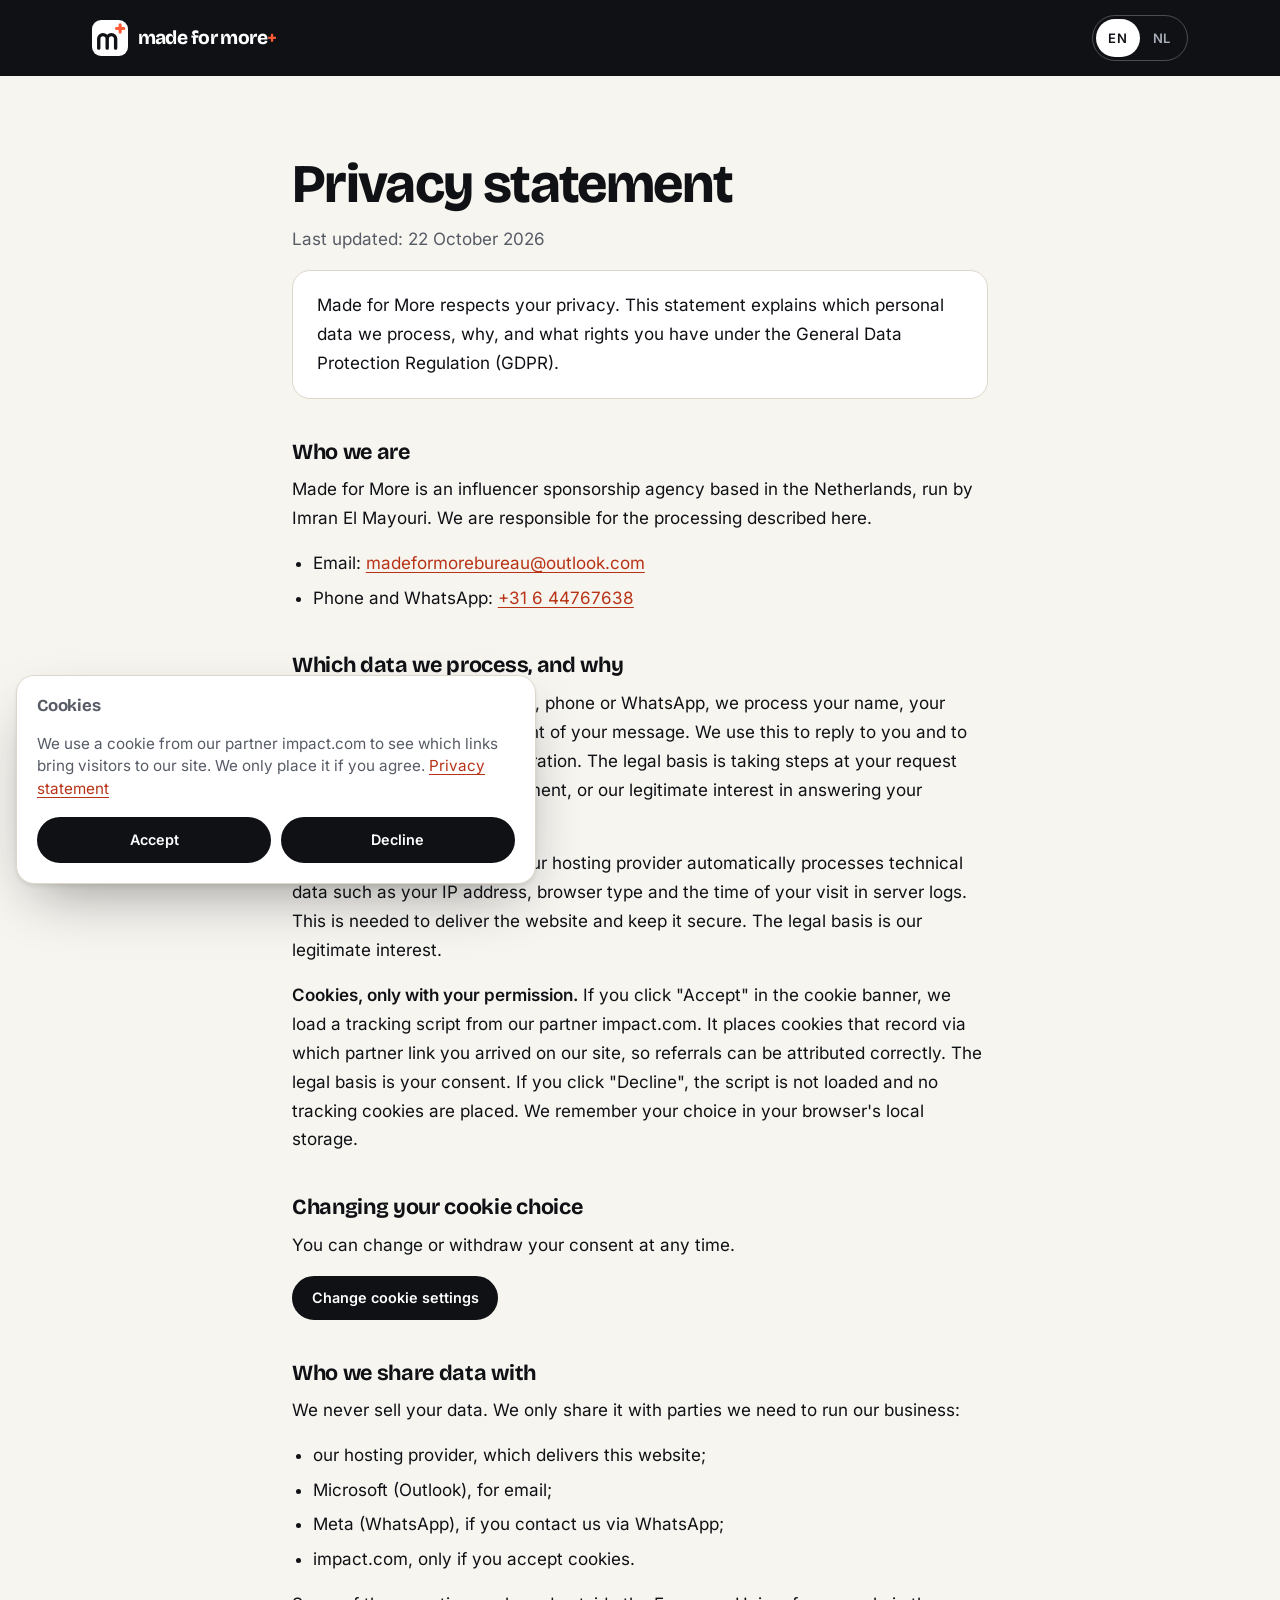
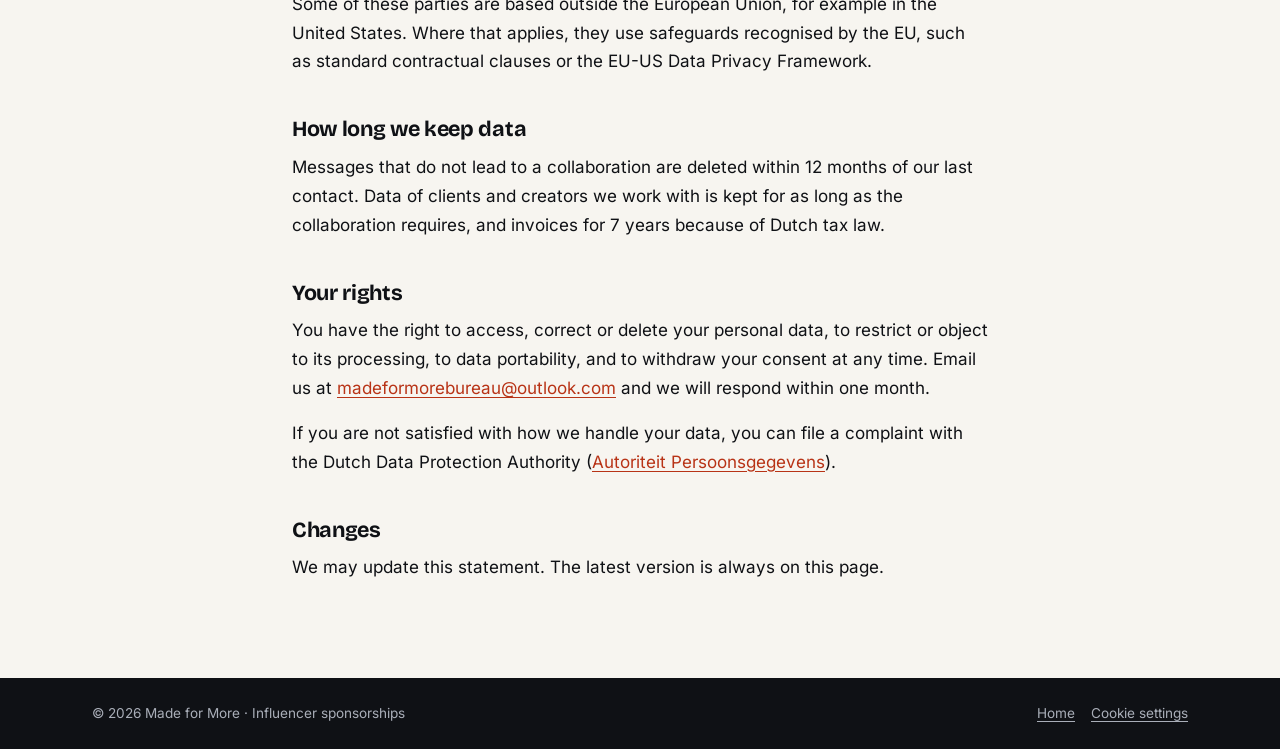
<file: made-for-more/site/privacy/index.html>
<!doctype html>
<html lang="en">
<head>
<meta charset="utf-8">
<meta name="viewport" content="width=device-width, initial-scale=1">
<title>Privacy statement | Made for More</title>
<meta name="description" content="How Made for More handles your personal data and cookies.">
<link rel="canonical" href="https://www.madeformore.com/privacy/">
<link rel="alternate" hreflang="en" href="https://www.madeformore.com/privacy/">
<link rel="alternate" hreflang="nl" href="https://www.madeformore.com/nl/privacy/">
<link rel="alternate" hreflang="x-default" href="https://www.madeformore.com/privacy/">
<meta name="theme-color" content="#0F1115">
<link rel="icon" href="../favicon.svg" type="image/svg+xml">
<link rel="apple-touch-icon" href="../assets/img/apple-touch-icon.png">
<link rel="preload" href="../assets/fonts/bricolage-grotesque-latin.woff2" as="font" type="font/woff2" crossorigin>
<link rel="preload" href="../assets/fonts/inter-latin.woff2" as="font" type="font/woff2" crossorigin>
<link rel="stylesheet" href="../assets/css/consent.css">
<style>
@font-face { font-family: "Bricolage Grotesque"; font-weight: 500 800; font-display: swap; src: url("../assets/fonts/bricolage-grotesque-latin.woff2") format("woff2"); }
@font-face { font-family: "Inter"; font-weight: 400 600; font-display: swap; src: url("../assets/fonts/inter-latin.woff2") format("woff2"); }
:root {
  --ink: #0f1115; --ink-2: #1b1e24; --line-dark: #2e323b; --paper: #f7f5f0; --white: #ffffff;
  --line: #ddd7cb; --muted: #565b65; --muted-dark: #a9aeb8; --accent: #ff5a36; --accent-ink: #b83316;
  --font-display: "Bricolage Grotesque", ui-sans-serif, system-ui, -apple-system, "Segoe UI", sans-serif;
  --font-body: "Inter", ui-sans-serif, system-ui, -apple-system, "Segoe UI", Roboto, sans-serif;
  --gutter: clamp(1rem, 0.5rem + 2.5vw, 2rem);
  color-scheme: light;
}
*, *::before, *::after { box-sizing: border-box; }
body { margin: 0; background: var(--paper); color: var(--ink); font: 400 1.0625rem/1.7 var(--font-body); -webkit-font-smoothing: antialiased; }
a { color: var(--accent-ink); text-underline-offset: 0.18em; }
:focus-visible { outline: 3px solid var(--accent); outline-offset: 3px; border-radius: 6px; }
.wrap { width: 100%; max-width: 760px; margin-inline: auto; padding-inline: var(--gutter); }
.top { background: var(--ink); padding-top: env(safe-area-inset-top, 0px); }
.top .wrap { max-width: 1160px; display: flex; align-items: center; justify-content: space-between; gap: 1rem; height: 76px; }
.brand { display: inline-flex; align-items: center; gap: 0.6rem; color: var(--white); text-decoration: none; font: 750 1.2rem/1 var(--font-display); letter-spacing: -0.03em; }
.brand svg { width: 36px; height: 36px; }
.brand b { color: var(--accent); }
.lang { display: inline-flex; padding: 3px; border: 1px solid rgb(255 255 255 / 0.25); border-radius: 999px; }
.lang a { display: grid; place-items: center; min-width: 44px; min-height: 38px; padding: 0 0.6rem; border-radius: 999px; color: var(--muted-dark); font: 600 0.8125rem/1 var(--font-body); letter-spacing: 0.06em; text-decoration: none; }
.lang a[aria-current="true"] { background: var(--white); color: var(--ink); }
main { padding-block: clamp(3rem, 2rem + 4vw, 5rem); }
h1 { font: 750 clamp(2.2rem, 1.6rem + 2.6vw, 3.4rem)/1.05 var(--font-display); letter-spacing: -0.03em; margin: 0 0 0.75rem; text-wrap: balance; }
h2 { font: 700 1.35rem/1.25 var(--font-display); letter-spacing: -0.015em; margin: 2.5rem 0 0.6rem; }
p, ul { margin: 0 0 1rem; }
ul { padding-left: 1.3rem; }
li + li { margin-top: 0.35rem; }
.meta { color: var(--muted); }
.box { background: var(--white); border: 1px solid var(--line); border-radius: 18px; padding: 1.25rem 1.5rem; }
.box p:last-child { margin: 0; }
.btn-inline { display: inline-flex; align-items: center; min-height: 44px; padding: 0.55rem 1.1rem; border-radius: 999px; border: 2px solid var(--ink); background: var(--ink); color: var(--white); font: 600 0.9rem/1.2 var(--font-body); cursor: pointer; }
.foot { background: var(--ink); color: var(--muted-dark); font-size: 0.85rem; padding-block: 1.5rem calc(1.5rem + env(safe-area-inset-bottom, 0px)); }
.foot .wrap { max-width: 1160px; display: flex; flex-wrap: wrap; justify-content: space-between; gap: 0.75rem; }
.foot p { margin: 0; }
</style>
</head>
<body>

<header class="top">
  <div class="wrap">
    <a class="brand" href="../" aria-label="Made for More, back to the homepage">
      <svg viewBox="0 0 64 64" aria-hidden="true"><rect width="64" height="64" rx="16" fill="#FFFFFF"/><path d="M12 50V33.5a7.5 7.5 0 0 1 15 0V50M27 33.5a7.5 7.5 0 0 1 15 0V50" fill="none" stroke="#0F1115" stroke-width="6" stroke-linecap="round" stroke-linejoin="round"/><path d="M50 8.5v13M43.5 15h13" stroke="#FF5A36" stroke-width="5.5" stroke-linecap="round"/></svg>
      <span>made for more<b>+</b></span>
    </a>
    <nav class="lang" aria-label="Language">
      <a href="./" hreflang="en" lang="en" aria-current="true">EN</a>
      <a href="../nl/privacy/" hreflang="nl" lang="nl">NL</a>
    </nav>
  </div>
</header>

<main class="wrap">
  <h1>Privacy statement</h1>
  <p class="meta">Last updated: 22 October 2026</p>

  <div class="box">
    <p>Made for More respects your privacy. This statement explains which personal data we process, why, and what rights you have under the General Data Protection Regulation (GDPR).</p>
  </div>

  <h2>Who we are</h2>
  <p>Made for More is an influencer sponsorship agency based in the Netherlands, run by Imran El Mayouri. We are responsible for the processing described here.</p>
  <ul>
    <li>Email: <a href="mailto:madeformorebureau@outlook.com">madeformorebureau@outlook.com</a></li>
    <li>Phone and WhatsApp: <a href="tel:+31644767638">+31 6 44767638</a></li>
  </ul>

  <h2>Which data we process, and why</h2>
  <p><strong>When you contact us</strong> by email, phone or WhatsApp, we process your name, your contact details and the content of your message. We use this to reply to you and to prepare or carry out a collaboration. The legal basis is taking steps at your request before entering into an agreement, or our legitimate interest in answering your question.</p>
  <p><strong>When you visit this website</strong>, our hosting provider automatically processes technical data such as your IP address, browser type and the time of your visit in server logs. This is needed to deliver the website and keep it secure. The legal basis is our legitimate interest.</p>
  <p><strong>Cookies, only with your permission.</strong> If you click "Accept" in the cookie banner, we load a tracking script from our partner impact.com. It places cookies that record via which partner link you arrived on our site, so referrals can be attributed correctly. The legal basis is your consent. If you click "Decline", the script is not loaded and no tracking cookies are placed. We remember your choice in your browser's local storage.</p>

  <h2>Changing your cookie choice</h2>
  <p>You can change or withdraw your consent at any time.</p>
  <p><button class="btn-inline" type="button" data-cookie-settings>Change cookie settings</button></p>

  <h2>Who we share data with</h2>
  <p>We never sell your data. We only share it with parties we need to run our business:</p>
  <ul>
    <li>our hosting provider, which delivers this website;</li>
    <li>Microsoft (Outlook), for email;</li>
    <li>Meta (WhatsApp), if you contact us via WhatsApp;</li>
    <li>impact.com, only if you accept cookies.</li>
  </ul>
  <p>Some of these parties are based outside the European Union, for example in the United States. Where that applies, they use safeguards recognised by the EU, such as standard contractual clauses or the EU-US Data Privacy Framework.</p>

  <h2>How long we keep data</h2>
  <p>Messages that do not lead to a collaboration are deleted within 12 months of our last contact. Data of clients and creators we work with is kept for as long as the collaboration requires, and invoices for 7 years because of Dutch tax law.</p>

  <h2>Your rights</h2>
  <p>You have the right to access, correct or delete your personal data, to restrict or object to its processing, to data portability, and to withdraw your consent at any time. Email us at <a href="mailto:madeformorebureau@outlook.com">madeformorebureau@outlook.com</a> and we will respond within one month.</p>
  <p>If you are not satisfied with how we handle your data, you can file a complaint with the Dutch Data Protection Authority (<a href="https://www.autoriteitpersoonsgegevens.nl/" rel="noopener">Autoriteit Persoonsgegevens</a>).</p>

  <h2>Changes</h2>
  <p>We may update this statement. The latest version is always on this page.</p>
</main>

<footer class="foot">
  <div class="wrap">
    <p>© 2026 Made for More · Influencer sponsorships</p>
    <p class="foot__links"><a href="../">Home</a><button type="button" data-cookie-settings>Cookie settings</button></p>
  </div>
</footer>

<div class="cookie" id="cookie-banner" role="region" aria-label="Cookie consent" hidden>
  <p class="cookie__title">Cookies</p>
  <p>We use a cookie from our partner impact.com to see which links bring visitors to our site. We only place it if you agree. <a href="./">Privacy statement</a></p>
  <div class="cookie__actions">
    <button class="cookie__btn" type="button" id="cookie-accept">Accept</button>
    <button class="cookie__btn" type="button" id="cookie-decline">Decline</button>
  </div>
</div>
<script src="../assets/js/consent.js" defer></script>
</body>
</html>
</file>
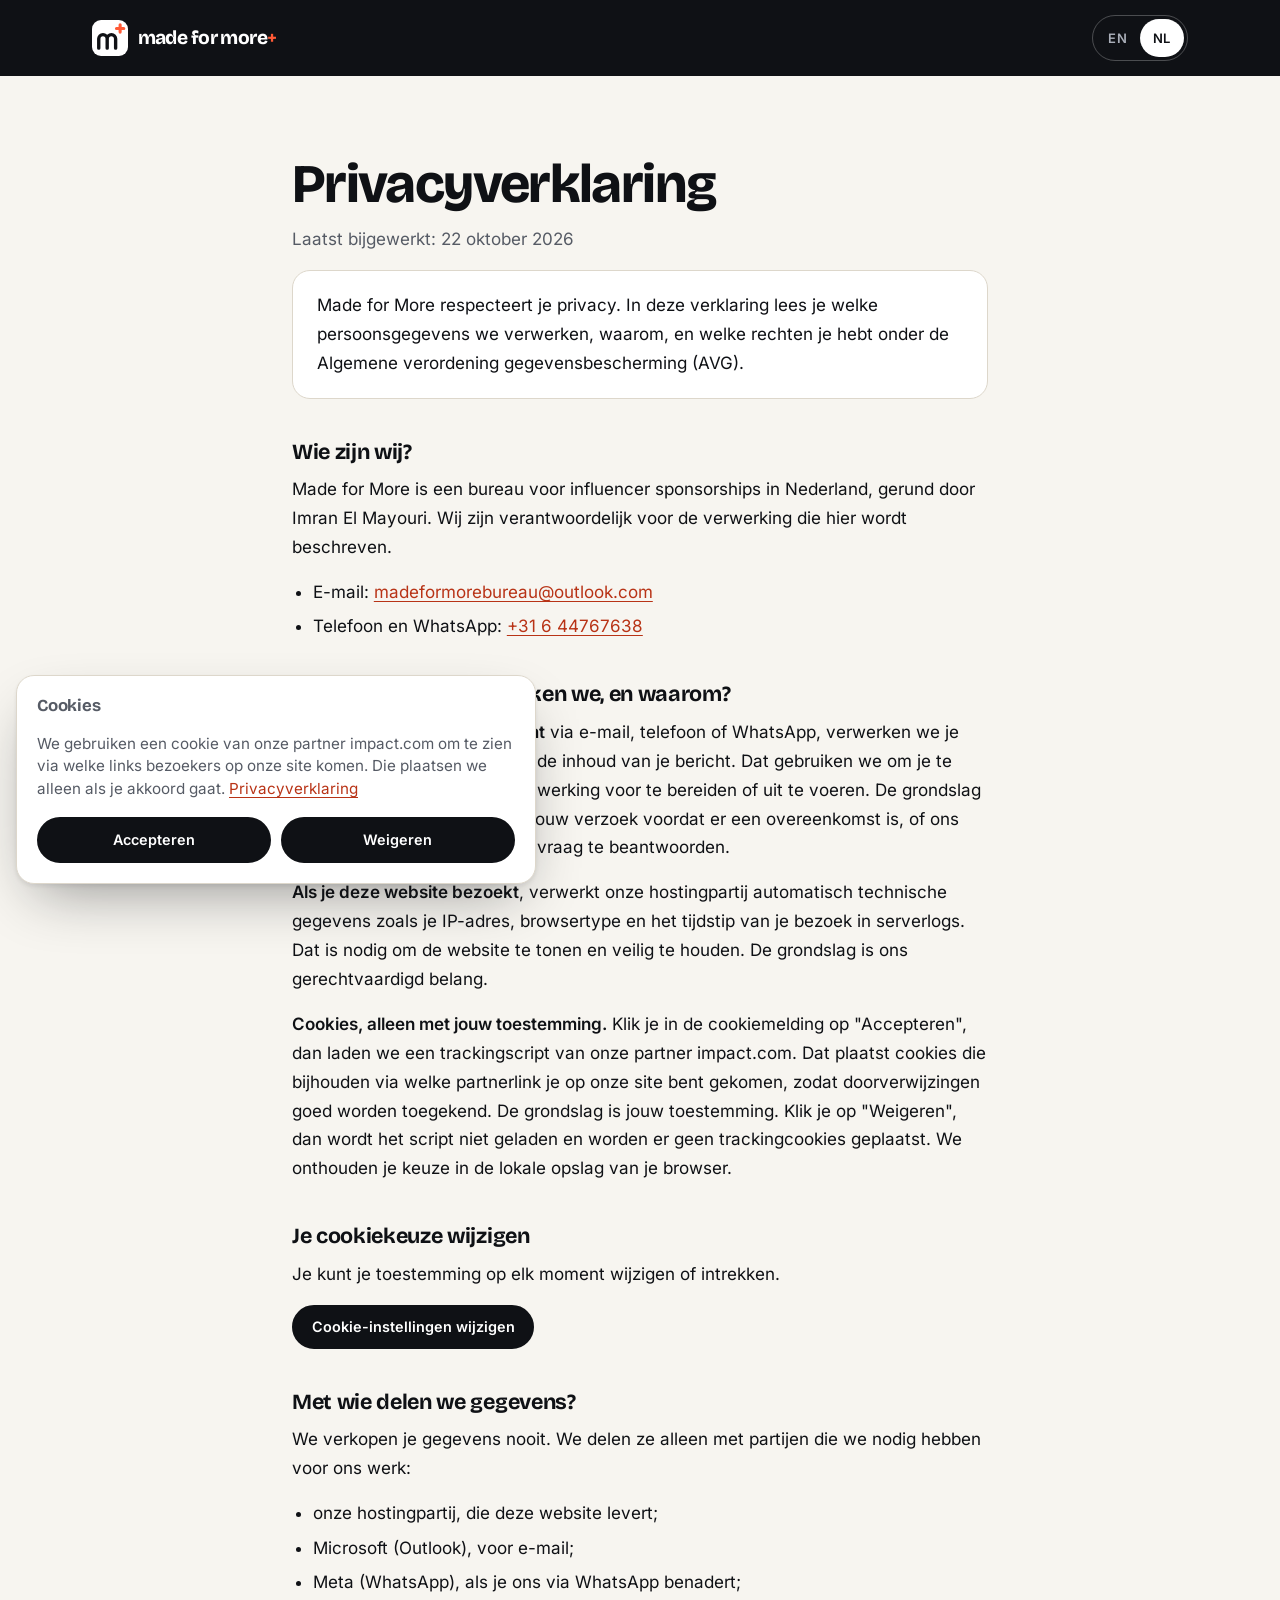
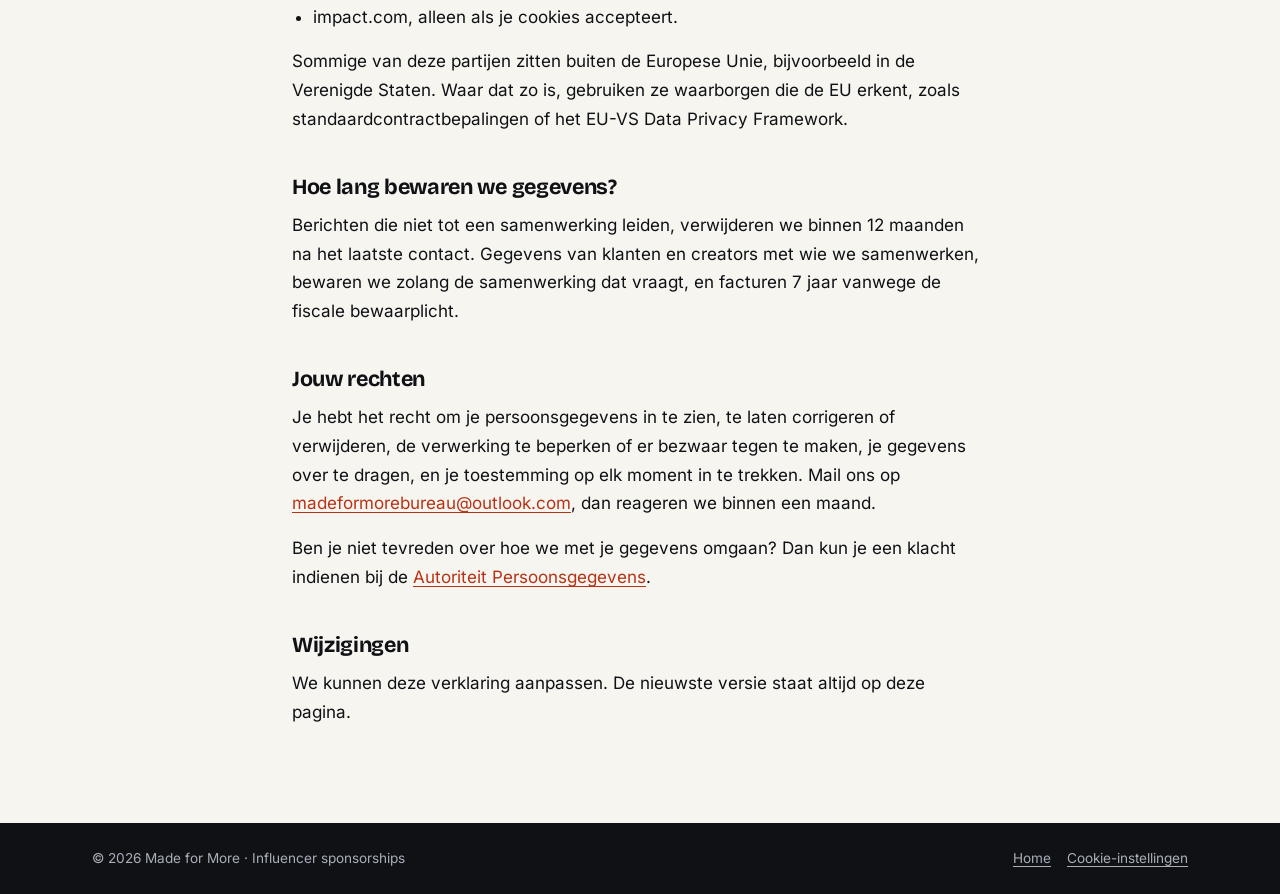
<file: made-for-more/site/nl/privacy/index.html>
<!doctype html>
<html lang="nl">
<head>
<meta charset="utf-8">
<meta name="viewport" content="width=device-width, initial-scale=1">
<title>Privacyverklaring | Made for More</title>
<meta name="description" content="Hoe Made for More omgaat met je persoonsgegevens en cookies.">
<link rel="canonical" href="https://www.madeformore.com/nl/privacy/">
<link rel="alternate" hreflang="en" href="https://www.madeformore.com/privacy/">
<link rel="alternate" hreflang="nl" href="https://www.madeformore.com/nl/privacy/">
<link rel="alternate" hreflang="x-default" href="https://www.madeformore.com/privacy/">
<meta name="theme-color" content="#0F1115">
<link rel="icon" href="../../favicon.svg" type="image/svg+xml">
<link rel="apple-touch-icon" href="../../assets/img/apple-touch-icon.png">
<link rel="preload" href="../../assets/fonts/bricolage-grotesque-latin.woff2" as="font" type="font/woff2" crossorigin>
<link rel="preload" href="../../assets/fonts/inter-latin.woff2" as="font" type="font/woff2" crossorigin>
<link rel="stylesheet" href="../../assets/css/consent.css">
<style>
@font-face { font-family: "Bricolage Grotesque"; font-weight: 500 800; font-display: swap; src: url("../../assets/fonts/bricolage-grotesque-latin.woff2") format("woff2"); }
@font-face { font-family: "Inter"; font-weight: 400 600; font-display: swap; src: url("../../assets/fonts/inter-latin.woff2") format("woff2"); }
:root {
  --ink: #0f1115; --ink-2: #1b1e24; --line-dark: #2e323b; --paper: #f7f5f0; --white: #ffffff;
  --line: #ddd7cb; --muted: #565b65; --muted-dark: #a9aeb8; --accent: #ff5a36; --accent-ink: #b83316;
  --font-display: "Bricolage Grotesque", ui-sans-serif, system-ui, -apple-system, "Segoe UI", sans-serif;
  --font-body: "Inter", ui-sans-serif, system-ui, -apple-system, "Segoe UI", Roboto, sans-serif;
  --gutter: clamp(1rem, 0.5rem + 2.5vw, 2rem);
  color-scheme: light;
}
*, *::before, *::after { box-sizing: border-box; }
body { margin: 0; background: var(--paper); color: var(--ink); font: 400 1.0625rem/1.7 var(--font-body); -webkit-font-smoothing: antialiased; }
a { color: var(--accent-ink); text-underline-offset: 0.18em; }
:focus-visible { outline: 3px solid var(--accent); outline-offset: 3px; border-radius: 6px; }
.wrap { width: 100%; max-width: 760px; margin-inline: auto; padding-inline: var(--gutter); }
.top { background: var(--ink); padding-top: env(safe-area-inset-top, 0px); }
.top .wrap { max-width: 1160px; display: flex; align-items: center; justify-content: space-between; gap: 1rem; height: 76px; }
.brand { display: inline-flex; align-items: center; gap: 0.6rem; color: var(--white); text-decoration: none; font: 750 1.2rem/1 var(--font-display); letter-spacing: -0.03em; }
.brand svg { width: 36px; height: 36px; }
.brand b { color: var(--accent); }
.lang { display: inline-flex; padding: 3px; border: 1px solid rgb(255 255 255 / 0.25); border-radius: 999px; }
.lang a { display: grid; place-items: center; min-width: 44px; min-height: 38px; padding: 0 0.6rem; border-radius: 999px; color: var(--muted-dark); font: 600 0.8125rem/1 var(--font-body); letter-spacing: 0.06em; text-decoration: none; }
.lang a[aria-current="true"] { background: var(--white); color: var(--ink); }
main { padding-block: clamp(3rem, 2rem + 4vw, 5rem); }
h1 { font: 750 clamp(2.2rem, 1.6rem + 2.6vw, 3.4rem)/1.05 var(--font-display); letter-spacing: -0.03em; margin: 0 0 0.75rem; text-wrap: balance; }
h2 { font: 700 1.35rem/1.25 var(--font-display); letter-spacing: -0.015em; margin: 2.5rem 0 0.6rem; }
p, ul { margin: 0 0 1rem; }
ul { padding-left: 1.3rem; }
li + li { margin-top: 0.35rem; }
.meta { color: var(--muted); }
.box { background: var(--white); border: 1px solid var(--line); border-radius: 18px; padding: 1.25rem 1.5rem; }
.box p:last-child { margin: 0; }
.btn-inline { display: inline-flex; align-items: center; min-height: 44px; padding: 0.55rem 1.1rem; border-radius: 999px; border: 2px solid var(--ink); background: var(--ink); color: var(--white); font: 600 0.9rem/1.2 var(--font-body); cursor: pointer; }
.foot { background: var(--ink); color: var(--muted-dark); font-size: 0.85rem; padding-block: 1.5rem calc(1.5rem + env(safe-area-inset-bottom, 0px)); }
.foot .wrap { max-width: 1160px; display: flex; flex-wrap: wrap; justify-content: space-between; gap: 0.75rem; }
.foot p { margin: 0; }
</style>
</head>
<body>

<header class="top">
  <div class="wrap">
    <a class="brand" href="../" aria-label="Made for More, naar de homepage">
      <svg viewBox="0 0 64 64" aria-hidden="true"><rect width="64" height="64" rx="16" fill="#FFFFFF"/><path d="M12 50V33.5a7.5 7.5 0 0 1 15 0V50M27 33.5a7.5 7.5 0 0 1 15 0V50" fill="none" stroke="#0F1115" stroke-width="6" stroke-linecap="round" stroke-linejoin="round"/><path d="M50 8.5v13M43.5 15h13" stroke="#FF5A36" stroke-width="5.5" stroke-linecap="round"/></svg>
      <span>made for more<b>+</b></span>
    </a>
    <nav class="lang" aria-label="Taal">
      <a href="../../privacy/" hreflang="en" lang="en">EN</a>
      <a href="./" hreflang="nl" lang="nl" aria-current="true">NL</a>
    </nav>
  </div>
</header>

<main class="wrap">
  <h1>Privacyverklaring</h1>
  <p class="meta">Laatst bijgewerkt: 22 oktober 2026</p>

  <div class="box">
    <p>Made for More respecteert je privacy. In deze verklaring lees je welke persoonsgegevens we verwerken, waarom, en welke rechten je hebt onder de Algemene verordening gegevensbescherming (AVG).</p>
  </div>

  <h2>Wie zijn wij?</h2>
  <p>Made for More is een bureau voor influencer sponsorships in Nederland, gerund door Imran El Mayouri. Wij zijn verantwoordelijk voor de verwerking die hier wordt beschreven.</p>
  <ul>
    <li>E-mail: <a href="mailto:madeformorebureau@outlook.com">madeformorebureau@outlook.com</a></li>
    <li>Telefoon en WhatsApp: <a href="tel:+31644767638">+31 6 44767638</a></li>
  </ul>

  <h2>Welke gegevens verwerken we, en waarom?</h2>
  <p><strong>Als je contact met ons opneemt</strong> via e-mail, telefoon of WhatsApp, verwerken we je naam, je contactgegevens en de inhoud van je bericht. Dat gebruiken we om je te antwoorden en om een samenwerking voor te bereiden of uit te voeren. De grondslag is het nemen van stappen op jouw verzoek voordat er een overeenkomst is, of ons gerechtvaardigd belang om je vraag te beantwoorden.</p>
  <p><strong>Als je deze website bezoekt</strong>, verwerkt onze hostingpartij automatisch technische gegevens zoals je IP-adres, browsertype en het tijdstip van je bezoek in serverlogs. Dat is nodig om de website te tonen en veilig te houden. De grondslag is ons gerechtvaardigd belang.</p>
  <p><strong>Cookies, alleen met jouw toestemming.</strong> Klik je in de cookiemelding op "Accepteren", dan laden we een trackingscript van onze partner impact.com. Dat plaatst cookies die bijhouden via welke partnerlink je op onze site bent gekomen, zodat doorverwijzingen goed worden toegekend. De grondslag is jouw toestemming. Klik je op "Weigeren", dan wordt het script niet geladen en worden er geen trackingcookies geplaatst. We onthouden je keuze in de lokale opslag van je browser.</p>

  <h2>Je cookiekeuze wijzigen</h2>
  <p>Je kunt je toestemming op elk moment wijzigen of intrekken.</p>
  <p><button class="btn-inline" type="button" data-cookie-settings>Cookie-instellingen wijzigen</button></p>

  <h2>Met wie delen we gegevens?</h2>
  <p>We verkopen je gegevens nooit. We delen ze alleen met partijen die we nodig hebben voor ons werk:</p>
  <ul>
    <li>onze hostingpartij, die deze website levert;</li>
    <li>Microsoft (Outlook), voor e-mail;</li>
    <li>Meta (WhatsApp), als je ons via WhatsApp benadert;</li>
    <li>impact.com, alleen als je cookies accepteert.</li>
  </ul>
  <p>Sommige van deze partijen zitten buiten de Europese Unie, bijvoorbeeld in de Verenigde Staten. Waar dat zo is, gebruiken ze waarborgen die de EU erkent, zoals standaardcontractbepalingen of het EU-VS Data Privacy Framework.</p>

  <h2>Hoe lang bewaren we gegevens?</h2>
  <p>Berichten die niet tot een samenwerking leiden, verwijderen we binnen 12 maanden na het laatste contact. Gegevens van klanten en creators met wie we samenwerken, bewaren we zolang de samenwerking dat vraagt, en facturen 7 jaar vanwege de fiscale bewaarplicht.</p>

  <h2>Jouw rechten</h2>
  <p>Je hebt het recht om je persoonsgegevens in te zien, te laten corrigeren of verwijderen, de verwerking te beperken of er bezwaar tegen te maken, je gegevens over te dragen, en je toestemming op elk moment in te trekken. Mail ons op <a href="mailto:madeformorebureau@outlook.com">madeformorebureau@outlook.com</a>, dan reageren we binnen een maand.</p>
  <p>Ben je niet tevreden over hoe we met je gegevens omgaan? Dan kun je een klacht indienen bij de <a href="https://www.autoriteitpersoonsgegevens.nl/" rel="noopener">Autoriteit Persoonsgegevens</a>.</p>

  <h2>Wijzigingen</h2>
  <p>We kunnen deze verklaring aanpassen. De nieuwste versie staat altijd op deze pagina.</p>
</main>

<footer class="foot">
  <div class="wrap">
    <p>© 2026 Made for More · Influencer sponsorships</p>
    <p class="foot__links"><a href="../">Home</a><button type="button" data-cookie-settings>Cookie-instellingen</button></p>
  </div>
</footer>

<div class="cookie" id="cookie-banner" role="region" aria-label="Toestemming voor cookies" hidden>
  <p class="cookie__title">Cookies</p>
  <p>We gebruiken een cookie van onze partner impact.com om te zien via welke links bezoekers op onze site komen. Die plaatsen we alleen als je akkoord gaat. <a href="./">Privacyverklaring</a></p>
  <div class="cookie__actions">
    <button class="cookie__btn" type="button" id="cookie-accept">Accepteren</button>
    <button class="cookie__btn" type="button" id="cookie-decline">Weigeren</button>
  </div>
</div>
<script src="../../assets/js/consent.js" defer></script>
</body>
</html>
</file>
<file: made-for-more/site/assets/css/consent.css>
/* Cookie banner + footer links. Uses the colour tokens defined on each page. */
.cookie {
  position: fixed;
  z-index: 100;
  left: 16px;
  right: 16px;
  bottom: calc(16px + env(safe-area-inset-bottom, 0px));
  max-width: 520px;
  display: grid;
  gap: 1rem;
  padding: 1.25rem;
  background: var(--white);
  color: var(--ink);
  border: 1px solid var(--line);
  border-radius: 18px;
  box-shadow: 0 2px 4px rgb(15 17 21 / 0.08), 0 24px 60px -20px rgb(15 17 21 / 0.45);
  font: 400 0.95rem/1.5 var(--font-body);
}
.cookie[hidden] { display: none; }
.cookie__title { font: 700 1.05rem/1.2 var(--font-display); letter-spacing: -0.01em; margin: 0; }
.cookie p { margin: 0; color: var(--muted); }
.cookie a { color: var(--accent-ink); }
.cookie__actions { display: flex; flex-wrap: wrap; gap: 0.6rem; }
.cookie__btn {
  flex: 1 1 110px;
  min-height: 46px;
  padding: 0.6rem 1.1rem;
  border-radius: 999px;
  border: 2px solid var(--ink);
  background: var(--ink);
  color: var(--white);
  font: 600 0.9rem/1.2 var(--font-body);
  cursor: pointer;
}
.cookie__btn:hover { background: var(--ink-2); }
.cookie__btn:focus-visible { outline: 3px solid var(--accent); outline-offset: 3px; }

.foot__links { display: flex; flex-wrap: wrap; gap: 1rem; }
.foot__links a, .foot__links button {
  color: var(--muted-dark);
  background: none;
  border: 0;
  padding: 0;
  font: inherit;
  text-decoration: underline;
  text-underline-offset: 0.2em;
  cursor: pointer;
}
.foot__links a:hover, .foot__links button:hover { color: var(--white); }
</file>
